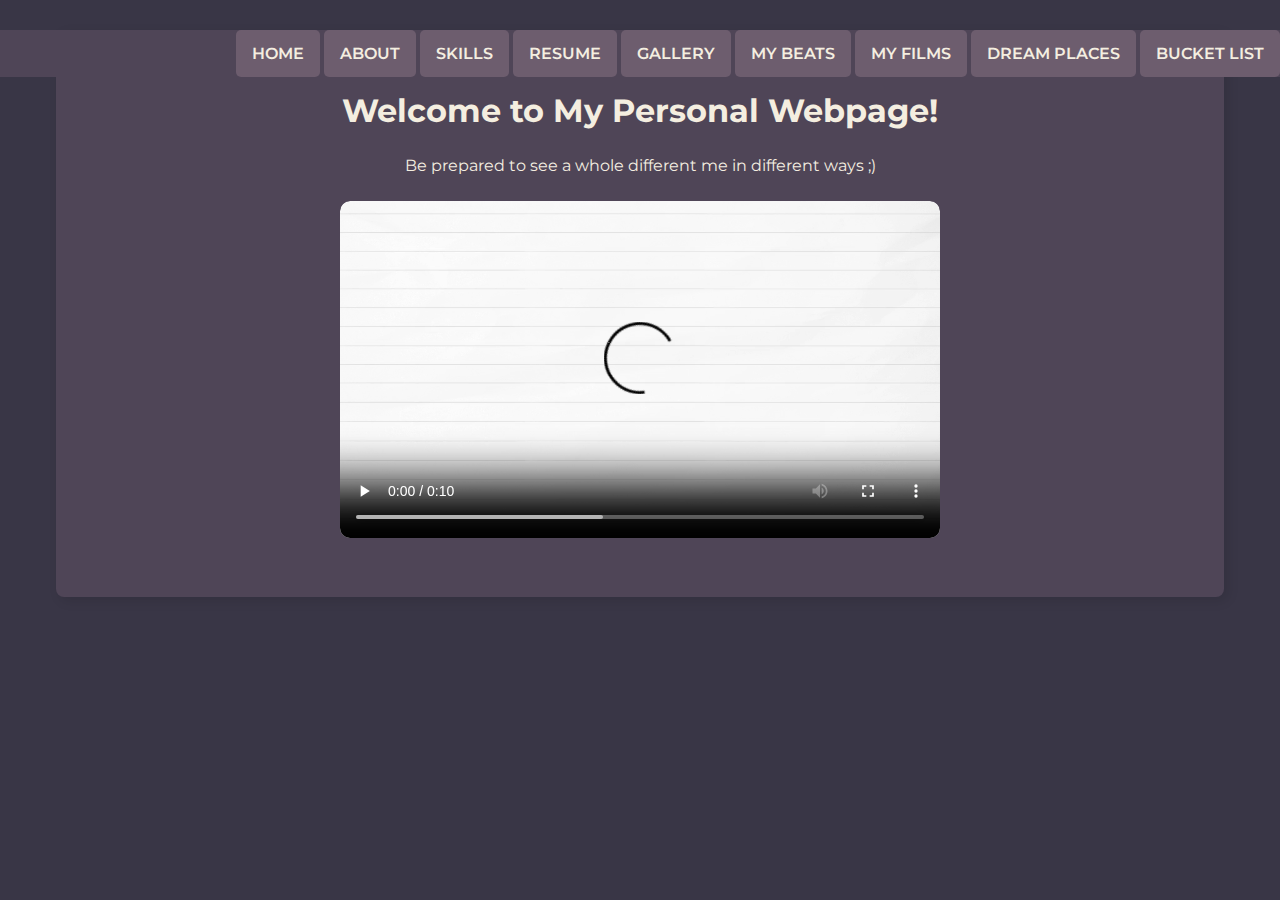
<file: index.html>
<!DOCTYPE html>
<html lang="en">
<head>
    <meta charset="UTF-8">
    <meta name="viewport" content="width=device-width, initial-scale=1">
    <title>Arksean Dale Pabatao</title>
    <link rel="stylesheet" href="https://www.w3schools.com/w3css/5/w3.css">
    <link rel="stylesheet" href="https://fonts.googleapis.com/css?family=Lato">
    <link rel="stylesheet" href="https://cdnjs.cloudflare.com/ajax/libs/font-awesome/4.7.0/css/font-awesome.min.css">
    <link rel="stylesheet" href="index.css">
    <link rel="stylesheet" href="https://fonts.googleapis.com/css?family=Montserrat:700">
    <style>
        body {font-family: "Montserrat", sans-serif;}
        .mySlides {display: none;}
    </style>
</head>
<body>
    <!-- Navbar -->
    <div class="w3-top">
        <div class="w3-bar w3-black w3-card">
            <a href="index.html" class="w3-bar-item w3-button w3-padding-large">HOME</a>
            <a href="aboutme.html" class="w3-bar-item w3-button w3-padding-large w3-hide-small">ABOUT</a>
            <a href="skills.html" class="w3-bar-item w3-button w3-padding-large w3-hide-small">SKILLS</a>
            <a href="resume.html" class="w3-bar-item w3-button w3-padding-large w3-hide-small">RESUME</a>
            <a href="gallery.html" class="w3-bar-item w3-button w3-padding-large w3-hide-small">GALLERY</a>          
            <a href="mybeats.html" class="w3-bar-item w3-button w3-padding-large w3-hide-small">MY BEATS</a>
            <a href="myfilms.html" class="w3-bar-item w3-button w3-padding-large w3-hide-small">MY FILMS</a>
            <a href="places.html" class="w3-bar-item w3-button w3-padding-large w3-hide-small">DREAM PLACES</a>
            <a href="bucketlist.html" class="w3-bar-item w3-button w3-padding-large w3-hide-small">BUCKET LIST</a>
        </div>
    </div>

    <!-- Landing Page -->
    <header class="w3-container w3-center w3-padding-64" id="home">
        <h1>Welcome to My Personal Webpage!</h1>
        <p style="text-align: center;"> Be prepared to see a whole different me in different ways ;)</p>
        <div class="video-container">
            <video controls>
                <source src="intro.mp4" type="video/mp4">
            </video>
        </div>
    </header>
</file>
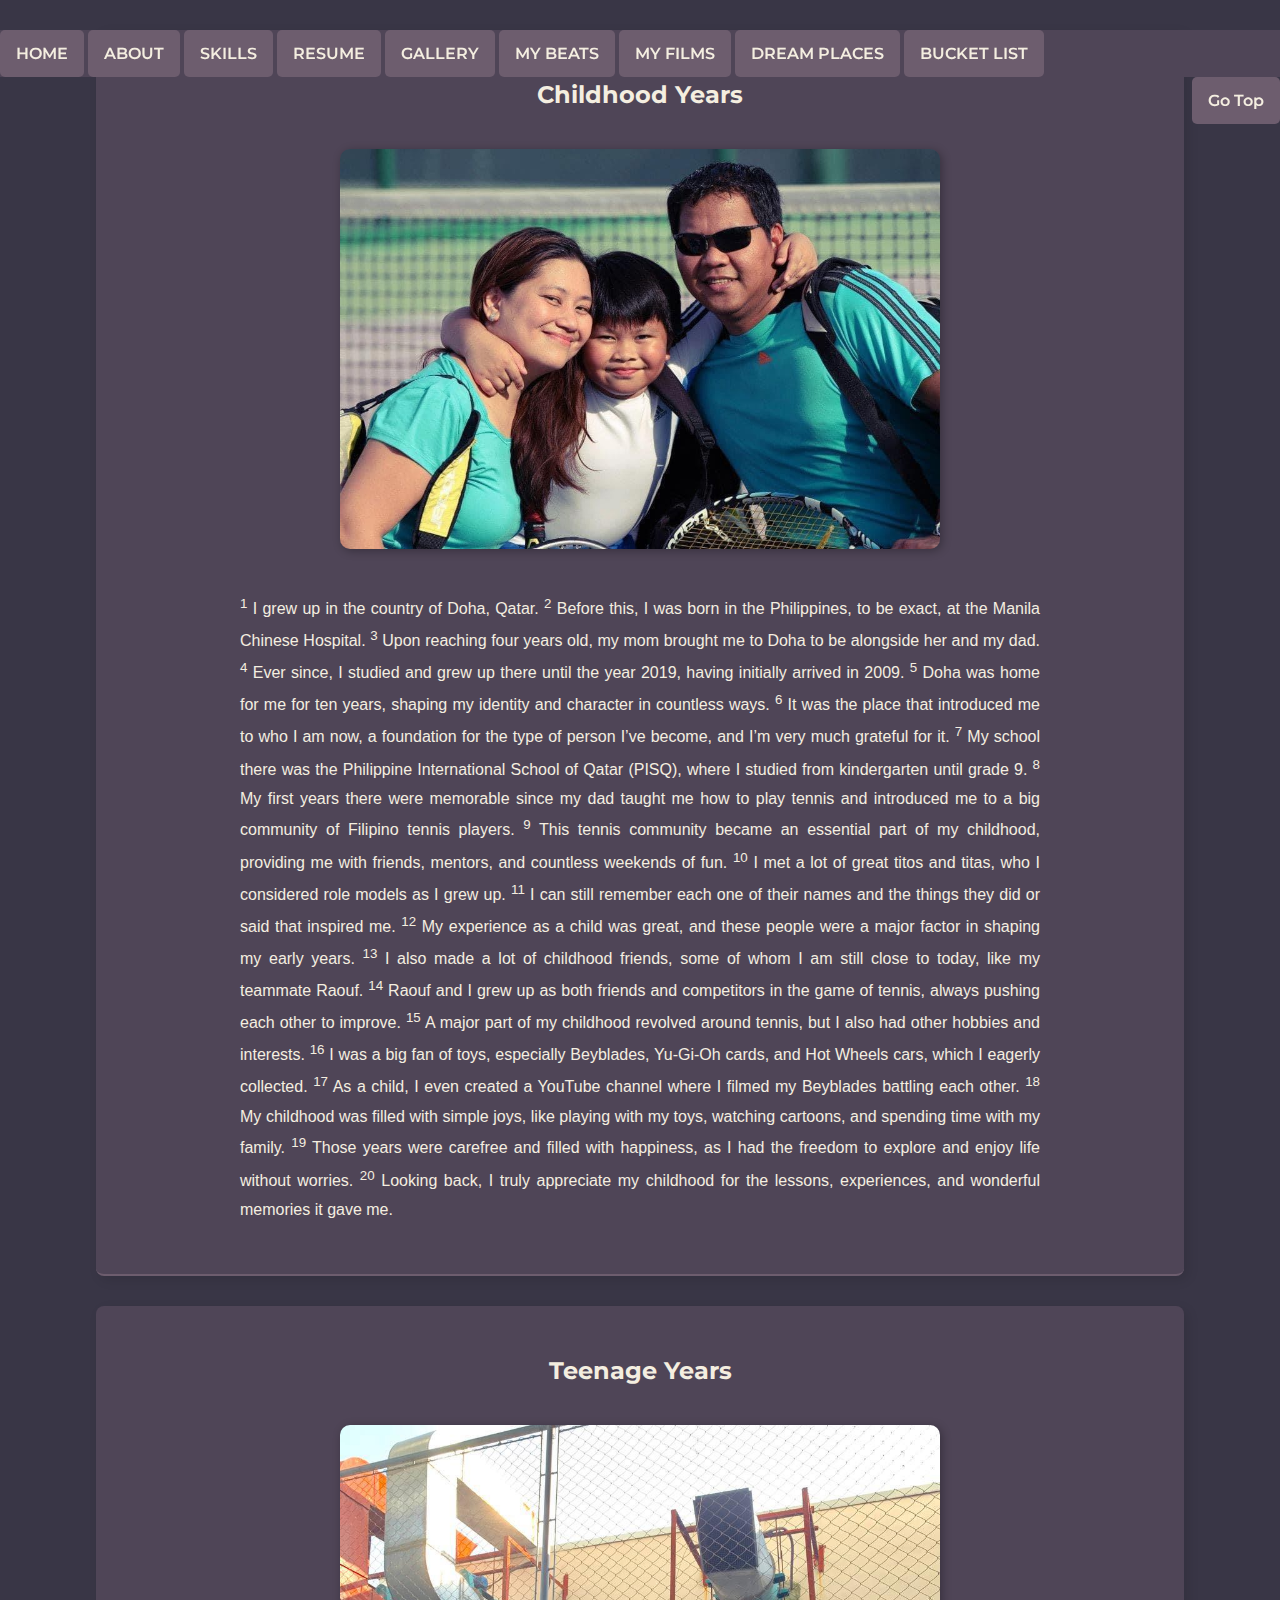
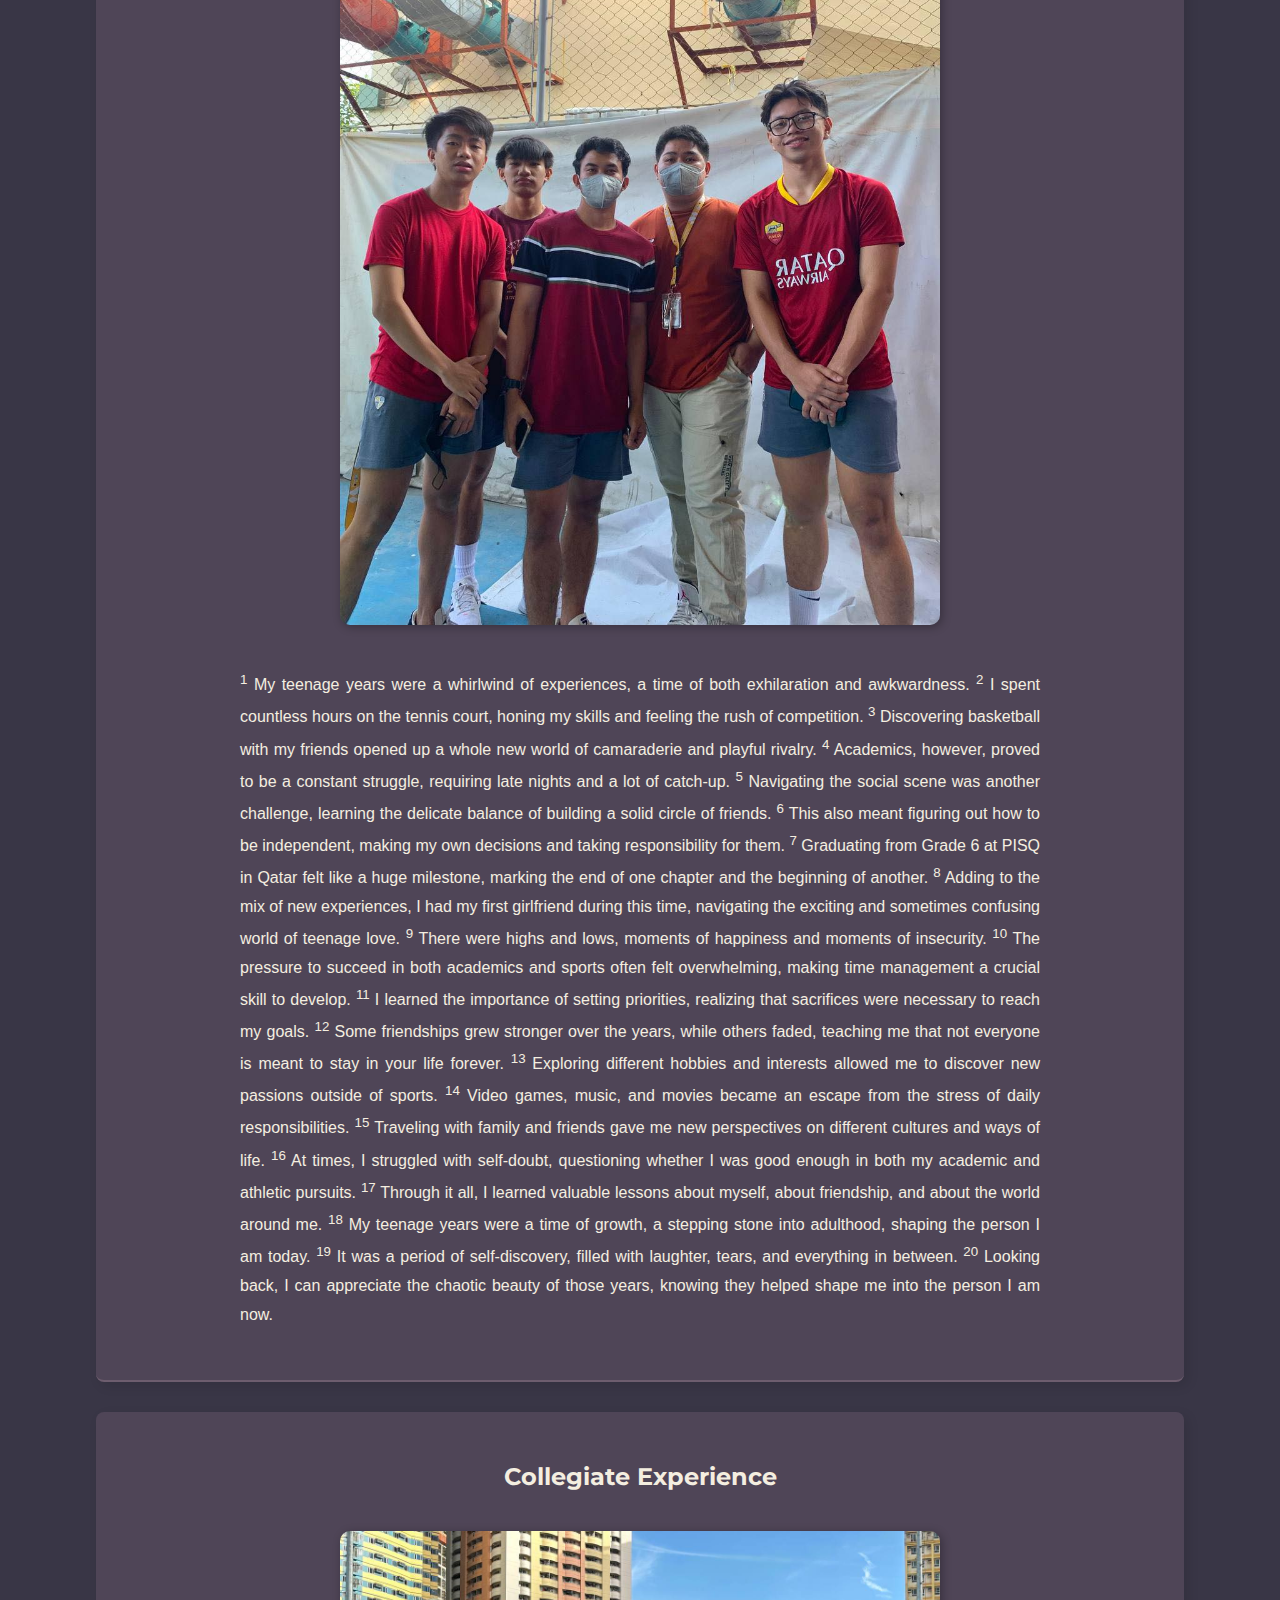
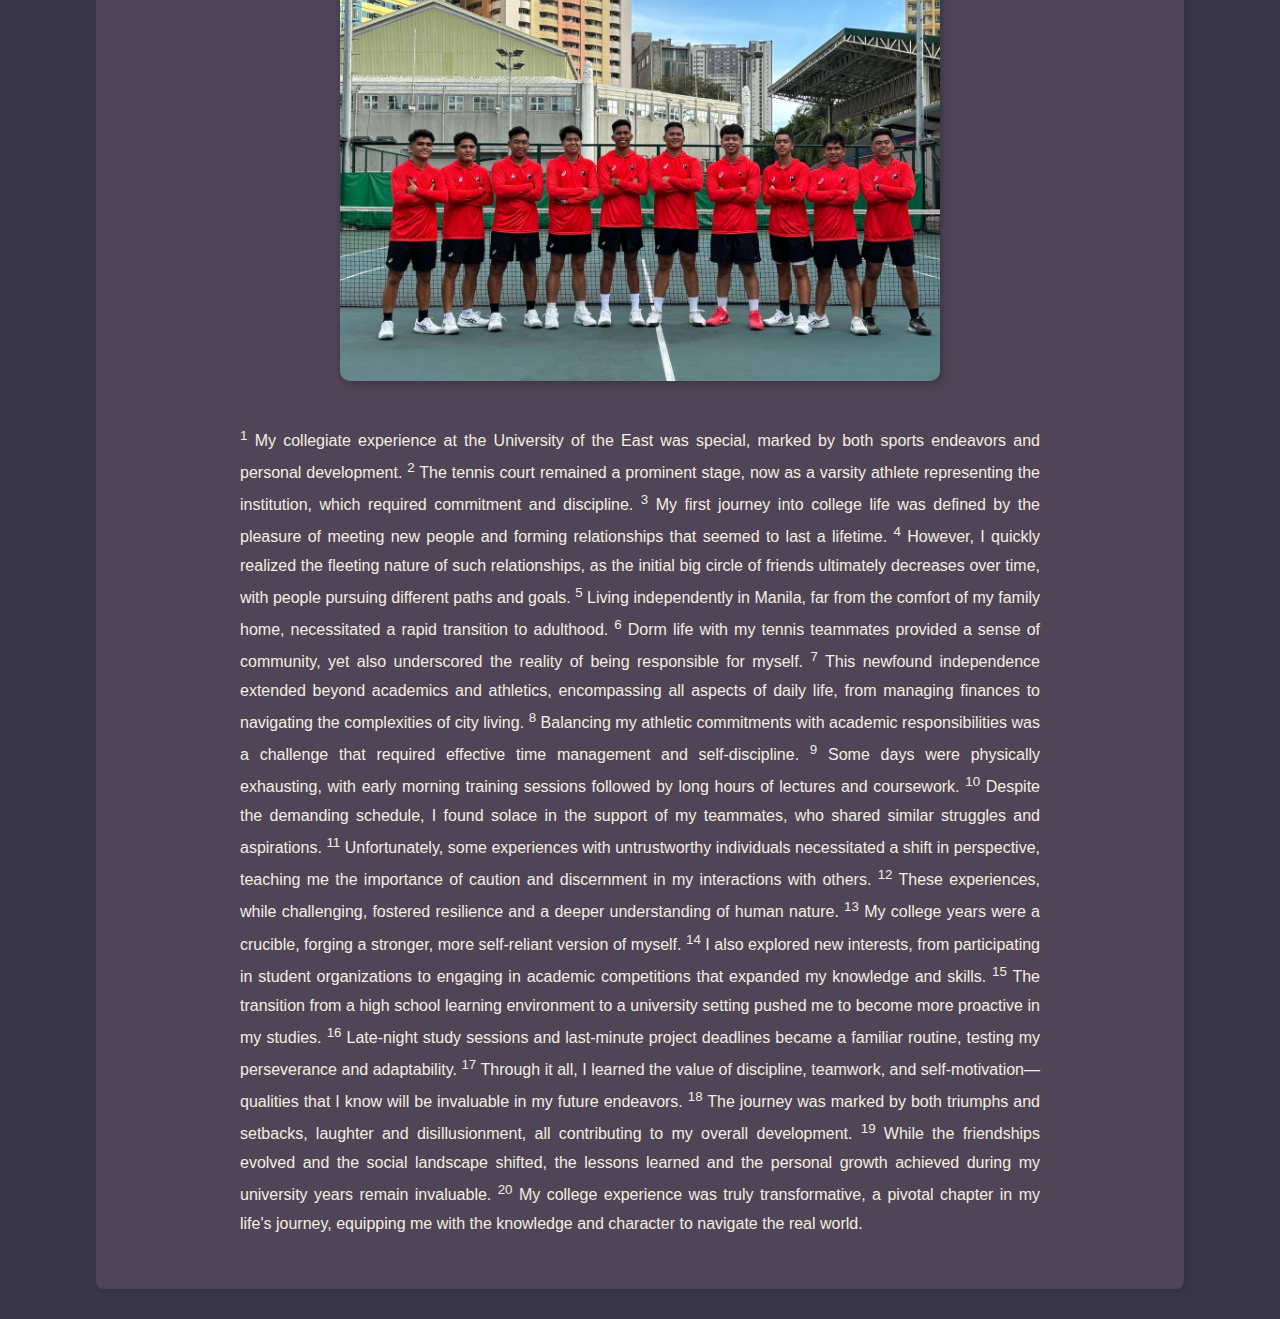
<file: aboutme.html>
<!DOCTYPE html>
<html lang="en">
<head>
    <meta charset="UTF-8">
    <meta name="viewport" content="width=device-width, initial-scale=1">
    <title>About Me - Arksean Dale Pabatao</title>
    
    <!-- External Stylesheets -->
    <link rel="stylesheet" href="https://www.w3schools.com/w3css/5/w3.css">
    <link rel="stylesheet" href="https://fonts.googleapis.com/css?family=Montserrat:700|Lato">
    <link rel="stylesheet" href="https://cdnjs.cloudflare.com/ajax/libs/font-awesome/4.7.0/css/font-awesome.min.css">
    <link rel="stylesheet" href="aboutme.css"> <!-- Custom CSS file -->

    <style>
        body {
            font-family: "Lato", sans-serif;
            background-color: #393646; /* Dark background */
            color: #F4EEE0; /* Light text */
            margin: 0;
            padding: 0;
        }

        /* Navbar Styling */
        .w3-bar .w3-right {
            float: right; 
        }

        /* Container */
        .container {
            max-width: 80%;
            margin: 100px auto;
            padding: 40px;
            background-color: #6D5D6E; /* Dark gray */
            border-radius: 10px;
            box-shadow: 4px 4px 12px rgba(0, 0, 0, 0.3);
        }

        /* Section Styling */
        .section {
            padding: 30px 0;
            border-bottom: 2px solid #6D5D6E;
            text-align: center;
        }

        .section:last-child {
            border-bottom: none;
        }

        /* Header Styling */
        h1, h2 {
            color: #FF4500; /* Matches index.html and resume.html */
            text-align: center;
            font-weight: bold;
        }

        /* Paragraph Styling */
        p {
            font-size: 18px;
            line-height: 1.8;
            text-align: justify;
            margin: 20px auto;
            max-width: 85%;
        }

        /* Image Styling */
        .image-container {
            text-align: center;
            margin: 20px 0;
        }

        .image-container img {
            width: 100%;
            max-width: 600px;
            height: auto;
            border-radius: 10px;
            box-shadow: 2px 2px 10px rgba(0, 0, 0, 0.3);
        }

        /* Button Styling */
        .contact-btn {
            display: inline-block;
            margin: 10px;
            padding: 12px 20px;
            background-color: #FF4500; /* Same header color */
            color: #FFF;
            font-size: 16px;
            font-weight: bold;
            text-decoration: none;
            border-radius: 5px;
            transition: 0.3s;
        }

        .contact-btn:hover {
            background-color: #F4EEE0;
            color: #2C2C2C;
        }

        /* Responsive Design */
        @media (max-width: 768px) {
            .container {
                max-width: 95%;
                padding: 20px;
            }

            .image-container img {
                max-width: 100%;
            }
        }
    </style>
</head>
<body>

    <!-- Navbar -->
    <div class="w3-top">
        <div class="w3-bar w3-black w3-card">
            <a href="index.html" class="w3-bar-item w3-button w3-padding-large">HOME</a>
            <a href="aboutme.html" class="w3-bar-item w3-button w3-padding-large w3-hide-small">ABOUT</a>
            <a href="skills.html" class="w3-bar-item w3-button w3-padding-large w3-hide-small">SKILLS</a>
            <a href="resume.html" class="w3-bar-item w3-button w3-padding-large w3-hide-small">RESUME</a>
            <a href="gallery.html" class="w3-bar-item w3-button w3-padding-large w3-hide-small">GALLERY</a>          
            <a href="mybeats.html" class="w3-bar-item w3-button w3-padding-large w3-hide-small">MY BEATS</a>
            <a href="myfilms.html" class="w3-bar-item w3-button w3-padding-large w3-hide-small">MY FILMS</a>
            <a href="places.html" class="w3-bar-item w3-button w3-padding-large w3-hide-small">DREAM PLACES</a>
            <a href="bucketlist.html" class="w3-bar-item w3-button w3-padding-large w3-hide-small">BUCKET LIST</a>
            <div class="w3-dropdown-hover w3-hide-small">
                <div class="w3-dropdown-content w3-bar-block w3-card-4">
                </div>
            </div>

            <!-- "Go Top" Button (Aligned Right) -->
            <a href="#" id="goTop" class="w3-bar-item w3-button w3-padding-large w3-right">Go Top</a>
        </div>
    </div>

    <!-- About Me Section -->

        <!-- Childhood Section -->
        <div class="section">
            <h2>Childhood Years</h2>
            <div class="image-container">
                <a href="childhood1.jpg"><img src="childhood1.jpg" alt="Childhood Memories"></a>
            </div>
            <p>
                <p>
                    <p>
                        <sup>1</sup> I grew up in the country of Doha, Qatar.  
                        <sup>2</sup> Before this, I was born in the Philippines, to be exact, at the Manila Chinese Hospital.  
                        <sup>3</sup> Upon reaching four years old, my mom brought me to Doha to be alongside her and my dad.  
                        <sup>4</sup> Ever since, I studied and grew up there until the year 2019, having initially arrived in 2009.  
                        <sup>5</sup> Doha was home for me for ten years, shaping my identity and character in countless ways.  
                        <sup>6</sup> It was the place that introduced me to who I am now, a foundation for the type of person I’ve become, and I’m very much grateful for it.  
                        <sup>7</sup> My school there was the Philippine International School of Qatar (PISQ), where I studied from kindergarten until grade 9.  
                        <sup>8</sup> My first years there were memorable since my dad taught me how to play tennis and introduced me to a big community of Filipino tennis players.  
                        <sup>9</sup> This tennis community became an essential part of my childhood, providing me with friends, mentors, and countless weekends of fun.  
                        <sup>10</sup> I met a lot of great titos and titas, who I considered role models as I grew up.  
                        <sup>11</sup> I can still remember each one of their names and the things they did or said that inspired me.  
                        <sup>12</sup> My experience as a child was great, and these people were a major factor in shaping my early years.  
                        <sup>13</sup> I also made a lot of childhood friends, some of whom I am still close to today, like my teammate Raouf.  
                        <sup>14</sup> Raouf and I grew up as both friends and competitors in the game of tennis, always pushing each other to improve.  
                        <sup>15</sup> A major part of my childhood revolved around tennis, but I also had other hobbies and interests.  
                        <sup>16</sup> I was a big fan of toys, especially Beyblades, Yu-Gi-Oh cards, and Hot Wheels cars, which I eagerly collected.  
                        <sup>17</sup> As a child, I even created a YouTube channel where I filmed my Beyblades battling each other.  
                        <sup>18</sup> My childhood was filled with simple joys, like playing with my toys, watching cartoons, and spending time with my family.  
                        <sup>19</sup> Those years were carefree and filled with happiness, as I had the freedom to explore and enjoy life without worries.  
                        <sup>20</sup> Looking back, I truly appreciate my childhood for the lessons, experiences, and wonderful memories it gave me.  
                    </p>
                    
                </p>
                </p>
        </div>

        <!-- Teenage Years Section -->
        <div class="section">
            <h2>Teenage Years</h2>
            <div class="image-container">
                <a href="teenage1.jpg"><img src="teenage1.jpg" alt="Teenage Years"></a>
            </div>
            <p>
                <p>
                    <p>
                        <sup>1</sup> My teenage years were a whirlwind of experiences, a time of both exhilaration and awkwardness.  
                        <sup>2</sup> I spent countless hours on the tennis court, honing my skills and feeling the rush of competition.  
                        <sup>3</sup> Discovering basketball with my friends opened up a whole new world of camaraderie and playful rivalry.  
                        <sup>4</sup> Academics, however, proved to be a constant struggle, requiring late nights and a lot of catch-up.  
                        <sup>5</sup> Navigating the social scene was another challenge, learning the delicate balance of building a solid circle of friends.  
                        <sup>6</sup> This also meant figuring out how to be independent, making my own decisions and taking responsibility for them.  
                        <sup>7</sup> Graduating from Grade 6 at PISQ in Qatar felt like a huge milestone, marking the end of one chapter and the beginning of another.  
                        <sup>8</sup> Adding to the mix of new experiences, I had my first girlfriend during this time, navigating the exciting and sometimes confusing world of teenage love.  
                        <sup>9</sup> There were highs and lows, moments of happiness and moments of insecurity.  
                        <sup>10</sup> The pressure to succeed in both academics and sports often felt overwhelming, making time management a crucial skill to develop.  
                        <sup>11</sup> I learned the importance of setting priorities, realizing that sacrifices were necessary to reach my goals.  
                        <sup>12</sup> Some friendships grew stronger over the years, while others faded, teaching me that not everyone is meant to stay in your life forever.  
                        <sup>13</sup> Exploring different hobbies and interests allowed me to discover new passions outside of sports.  
                        <sup>14</sup> Video games, music, and movies became an escape from the stress of daily responsibilities.  
                        <sup>15</sup> Traveling with family and friends gave me new perspectives on different cultures and ways of life.  
                        <sup>16</sup> At times, I struggled with self-doubt, questioning whether I was good enough in both my academic and athletic pursuits.  
                        <sup>17</sup> Through it all, I learned valuable lessons about myself, about friendship, and about the world around me.  
                        <sup>18</sup> My teenage years were a time of growth, a stepping stone into adulthood, shaping the person I am today.  
                        <sup>19</sup> It was a period of self-discovery, filled with laughter, tears, and everything in between.  
                        <sup>20</sup> Looking back, I can appreciate the chaotic beauty of those years, knowing they helped shape me into the person I am now.  
                    </p>
                    
                </p>
                </p>
            </p>
        </div>

        <!-- College Experience Section -->
        <div class="section">
            <h2>Collegiate Experience</h2>
            <div class="image-container">
                <a href="college1.jpg"><img src="college1.jpg" alt="College Life"></a>
            </div>
            <p>
                <p>
                    <sup>1</sup> My collegiate experience at the University of the East was special, marked by both sports endeavors and personal development.  
                    <sup>2</sup> The tennis court remained a prominent stage, now as a varsity athlete representing the institution, which required commitment and discipline.  
                    <sup>3</sup> My first journey into college life was defined by the pleasure of meeting new people and forming relationships that seemed to last a lifetime.  
                    <sup>4</sup> However, I quickly realized the fleeting nature of such relationships, as the initial big circle of friends ultimately decreases over time, with people pursuing different paths and goals.  
                    <sup>5</sup> Living independently in Manila, far from the comfort of my family home, necessitated a rapid transition to adulthood.  
                    <sup>6</sup> Dorm life with my tennis teammates provided a sense of community, yet also underscored the reality of being responsible for myself.  
                    <sup>7</sup> This newfound independence extended beyond academics and athletics, encompassing all aspects of daily life, from managing finances to navigating the complexities of city living.  
                    <sup>8</sup> Balancing my athletic commitments with academic responsibilities was a challenge that required effective time management and self-discipline.  
                    <sup>9</sup> Some days were physically exhausting, with early morning training sessions followed by long hours of lectures and coursework.  
                    <sup>10</sup> Despite the demanding schedule, I found solace in the support of my teammates, who shared similar struggles and aspirations.  
                    <sup>11</sup> Unfortunately, some experiences with untrustworthy individuals necessitated a shift in perspective, teaching me the importance of caution and discernment in my interactions with others.  
                    <sup>12</sup> These experiences, while challenging, fostered resilience and a deeper understanding of human nature.  
                    <sup>13</sup> My college years were a crucible, forging a stronger, more self-reliant version of myself.  
                    <sup>14</sup> I also explored new interests, from participating in student organizations to engaging in academic competitions that expanded my knowledge and skills.  
                    <sup>15</sup> The transition from a high school learning environment to a university setting pushed me to become more proactive in my studies.  
                    <sup>16</sup> Late-night study sessions and last-minute project deadlines became a familiar routine, testing my perseverance and adaptability.  
                    <sup>17</sup> Through it all, I learned the value of discipline, teamwork, and self-motivation—qualities that I know will be invaluable in my future endeavors.  
                    <sup>18</sup> The journey was marked by both triumphs and setbacks, laughter and disillusionment, all contributing to my overall development.  
                    <sup>19</sup> While the friendships evolved and the social landscape shifted, the lessons learned and the personal growth achieved during my university years remain invaluable.  
                    <sup>20</sup> My college experience was truly transformative, a pivotal chapter in my life's journey, equipping me with the knowledge and character to navigate the real world.  
                </p>
                </p>
        </div>

    </div>


</body>
</html>
</file>
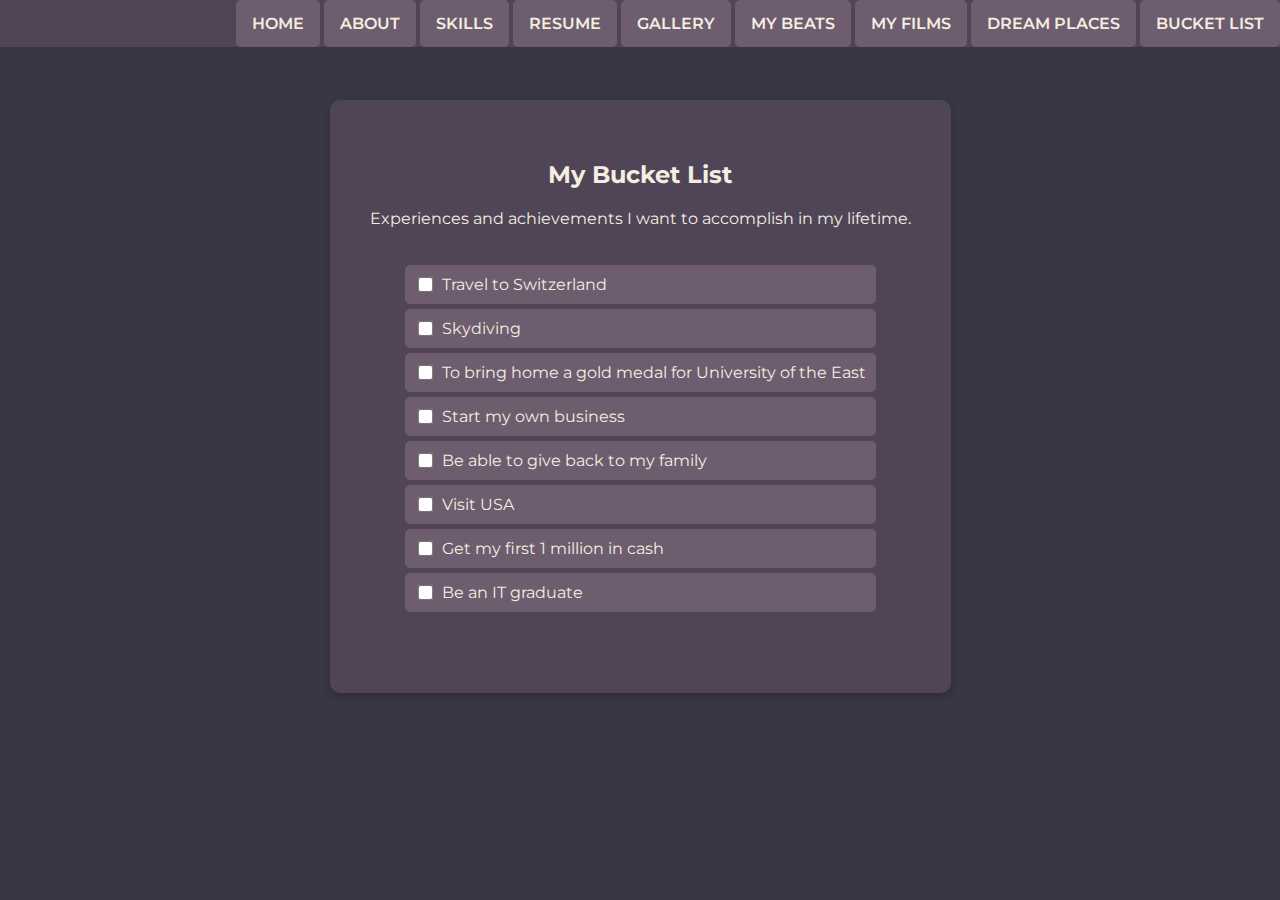
<file: bucketlist.html>
<!DOCTYPE html>
<html lang="en">
<head>
    <meta charset="UTF-8">
    <meta name="viewport" content="width=device-width, initial-scale=1">
    <title>Bucket List - Arksean Dale Pabatao</title>
    <link rel="stylesheet" href="https://www.w3schools.com/w3css/5/w3.css">
    <link rel="stylesheet" href="https://fonts.googleapis.com/css?family=Lato">
    <link rel="stylesheet" href="https://cdnjs.cloudflare.com/ajax/libs/font-awesome/4.7.0/css/font-awesome.min.css">
    <link rel="stylesheet" href="index.css">
    <link rel="stylesheet" href="https://fonts.googleapis.com/css?family=Montserrat:700">
    <style>
        body {
            font-family: "Montserrat", sans-serif;
            background-color: #393646;
            color: #F4EEE0;
            margin: 0;
            padding: 0;
            display: flex;
            flex-direction: column;
            align-items: center;
            height: 100vh;
        }
        .bucketlist-container {
            max-width: 800px;
            background: #4F4557;
            padding: 40px;
            border-radius: 10px;
            color: #F4EEE0;
            box-shadow: 0px 4px 8px rgba(0, 0, 0, 0.2);
            text-align: center;
            margin-top: 100px;
        }
        .bucketlist-section {
            margin-bottom: 20px;
        }
        h2 { color: #F4EEE0; }
        ul { list-style: none; padding: 0; display: inline-block; text-align: left; }
        li {
            background: #6D5D6E;
            padding: 10px;
            margin: 5px 0;
            border-radius: 5px;
            display: flex;
            align-items: center;
        }
        input[type="checkbox"] {
            margin-right: 10px;
            transform: scale(1.2);
        }
        .w3-top {
            position: fixed;
            width: 100%;
            z-index: 1000;
            text-align: right;
        }
        .w3-bar {
            background-color: #4F4557 !important;
        }
        .w3-bar a {
            color: #F4EEE0 !important;
            text-decoration: none;
            padding: 14px 16px;
            display: inline-block;
            transition: all 0.3s ease-in-out;
        }
        .w3-bar a:hover {
            background-color: #6D5D6E !important;
            color: #F4EEE0 !important;
        }
    </style>
</head>
<body>
    <div class="w3-top">
        <div class="w3-bar w3-black w3-card">
            <a href="index.html" class="w3-bar-item w3-button w3-padding-large">HOME</a>
            <a href="aboutme.html" class="w3-bar-item w3-button w3-padding-large w3-hide-small">ABOUT</a>
            <a href="skills.html" class="w3-bar-item w3-button w3-padding-large w3-hide-small">SKILLS</a>
            <a href="resume.html" class="w3-bar-item w3-button w3-padding-large w3-hide-small">RESUME</a>
            <a href="gallery.html" class="w3-bar-item w3-button w3-padding-large w3-hide-small">GALLERY</a>          
            <a href="mybeats.html" class="w3-bar-item w3-button w3-padding-large w3-hide-small">MY BEATS</a>
            <a href="myfilms.html" class="w3-bar-item w3-button w3-padding-large w3-hide-small">MY FILMS</a>
            <a href="places.html" class="w3-bar-item w3-button w3-padding-large w3-hide-small">DREAM PLACES</a>
            <a href="bucketlist.html" class="w3-bar-item w3-button w3-padding-large w3-hide-small">BUCKET LIST</a>
        </div>
    </div>
    
    <div class="bucketlist-container">
        <h2>My Bucket List</h2>
        <p>Experiences and achievements I want to accomplish in my lifetime.</p>
        <div class="bucketlist-section">
            <ul>
                <li><input type="checkbox"> Travel to Switzerland</li>
                <li><input type="checkbox"> Skydiving</li>
                <li><input type="checkbox"> To bring home a gold medal for University of the East </li>
                <li><input type="checkbox"> Start my own business</li>
                <li><input type="checkbox"> Be able to give back to my family</li>
                <li><input type="checkbox"> Visit USA</li>
                <li><input type="checkbox"> Get my first 1 million in cash</li>
                <li><input type="checkbox"> Be an IT graduate </li>
            </ul>
        </div>
    </div>
</body>
</html>
</file>
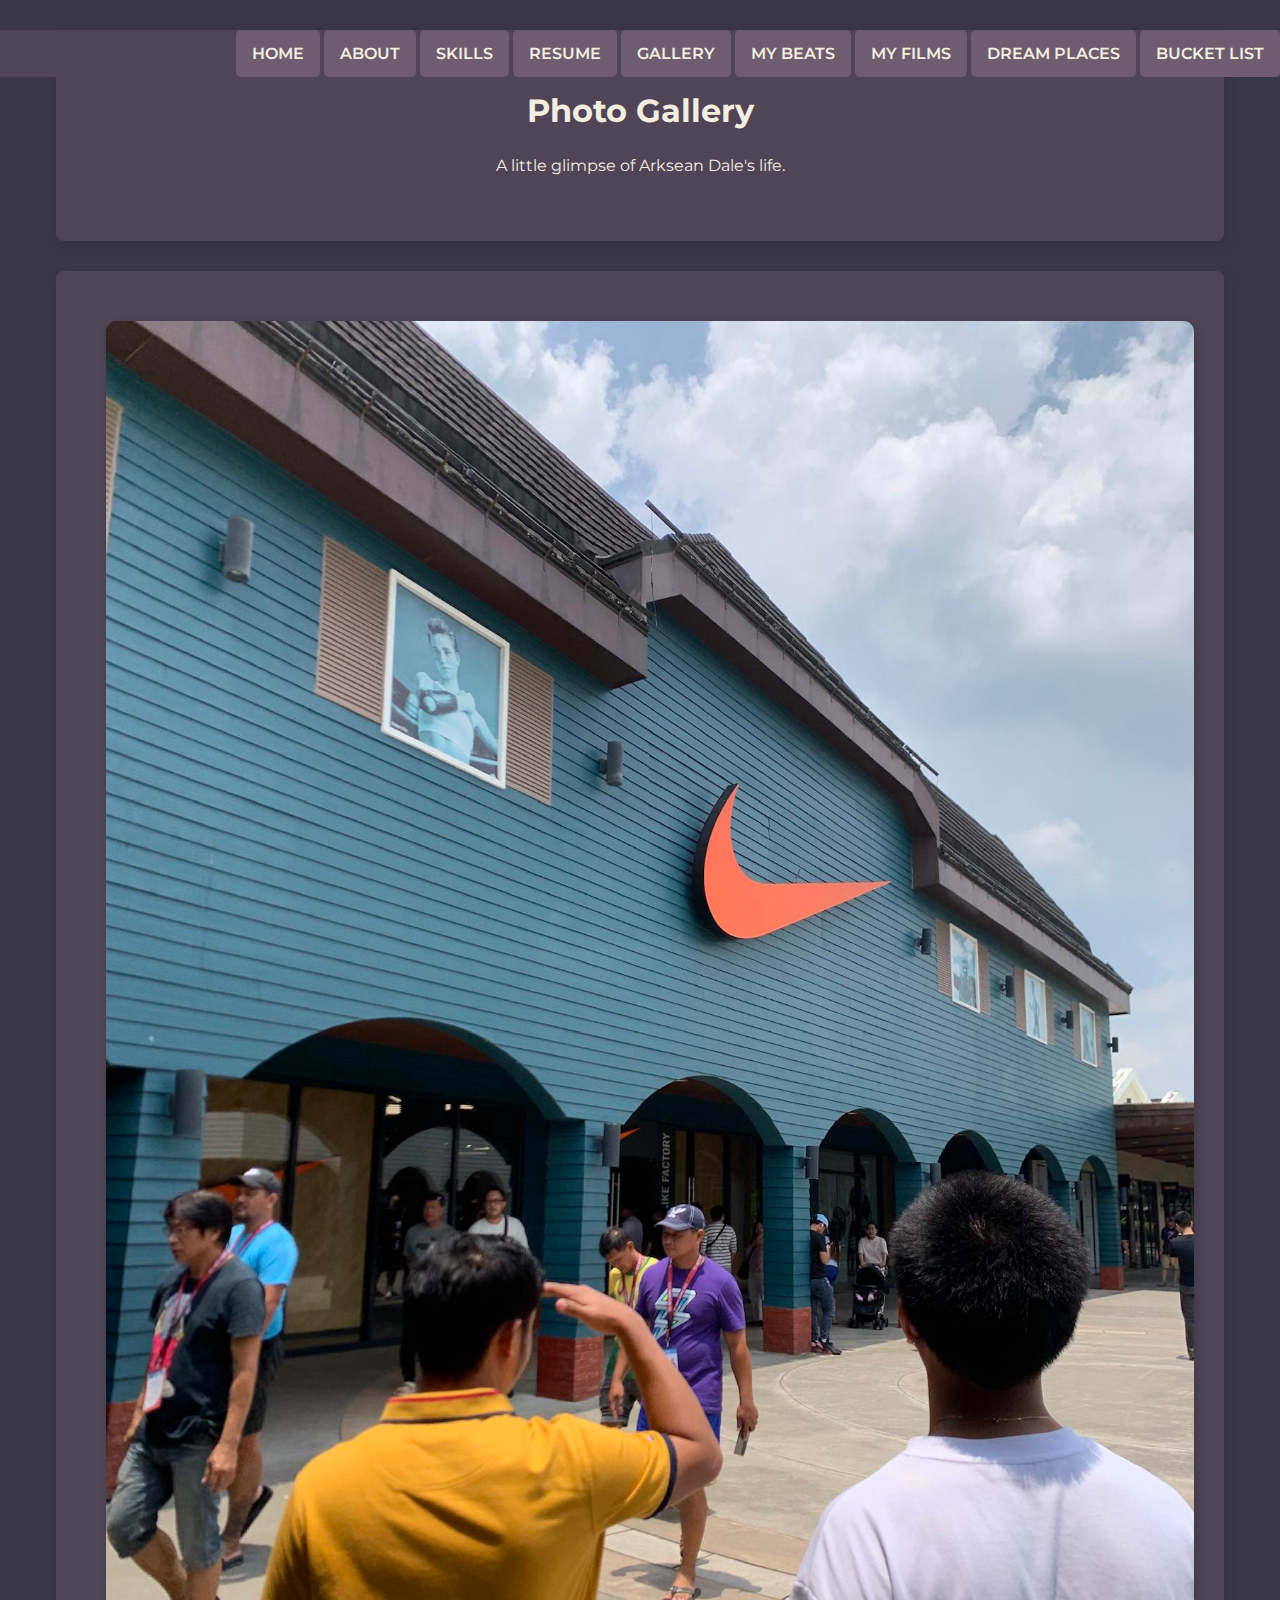
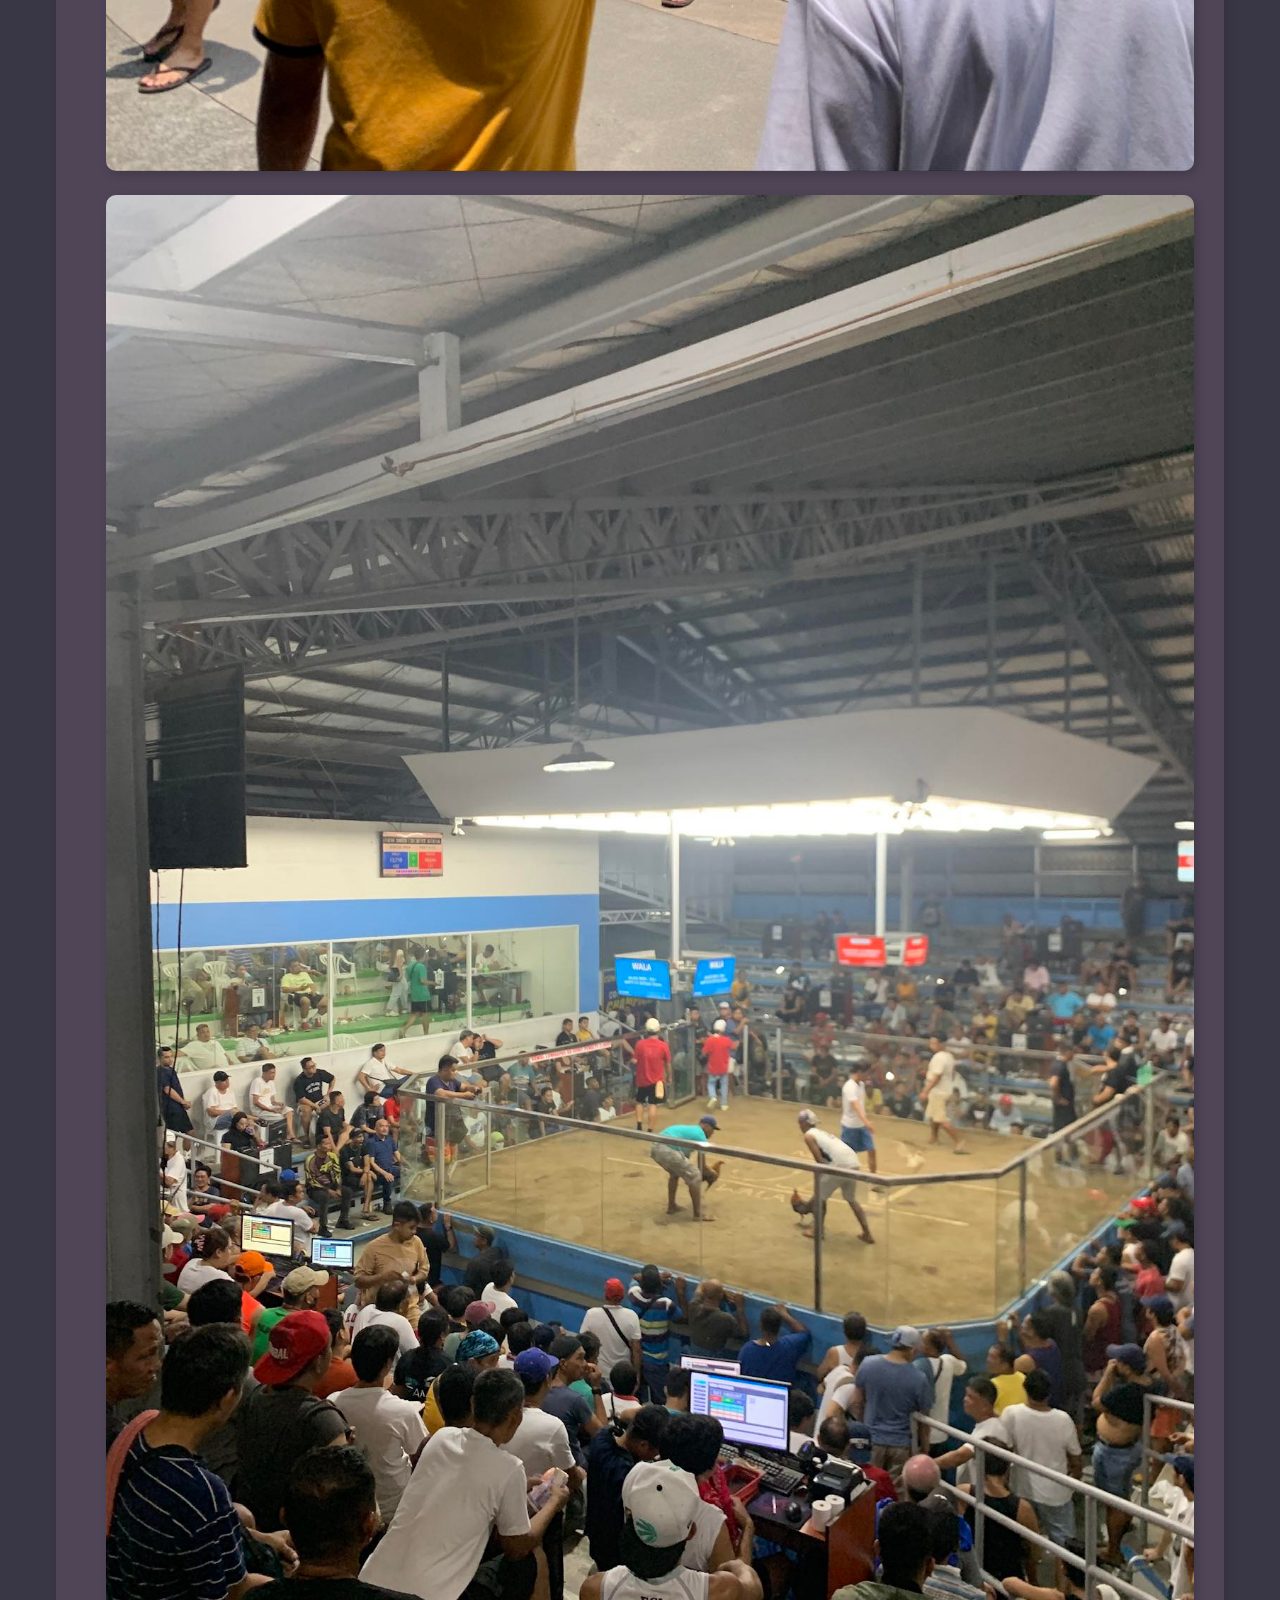
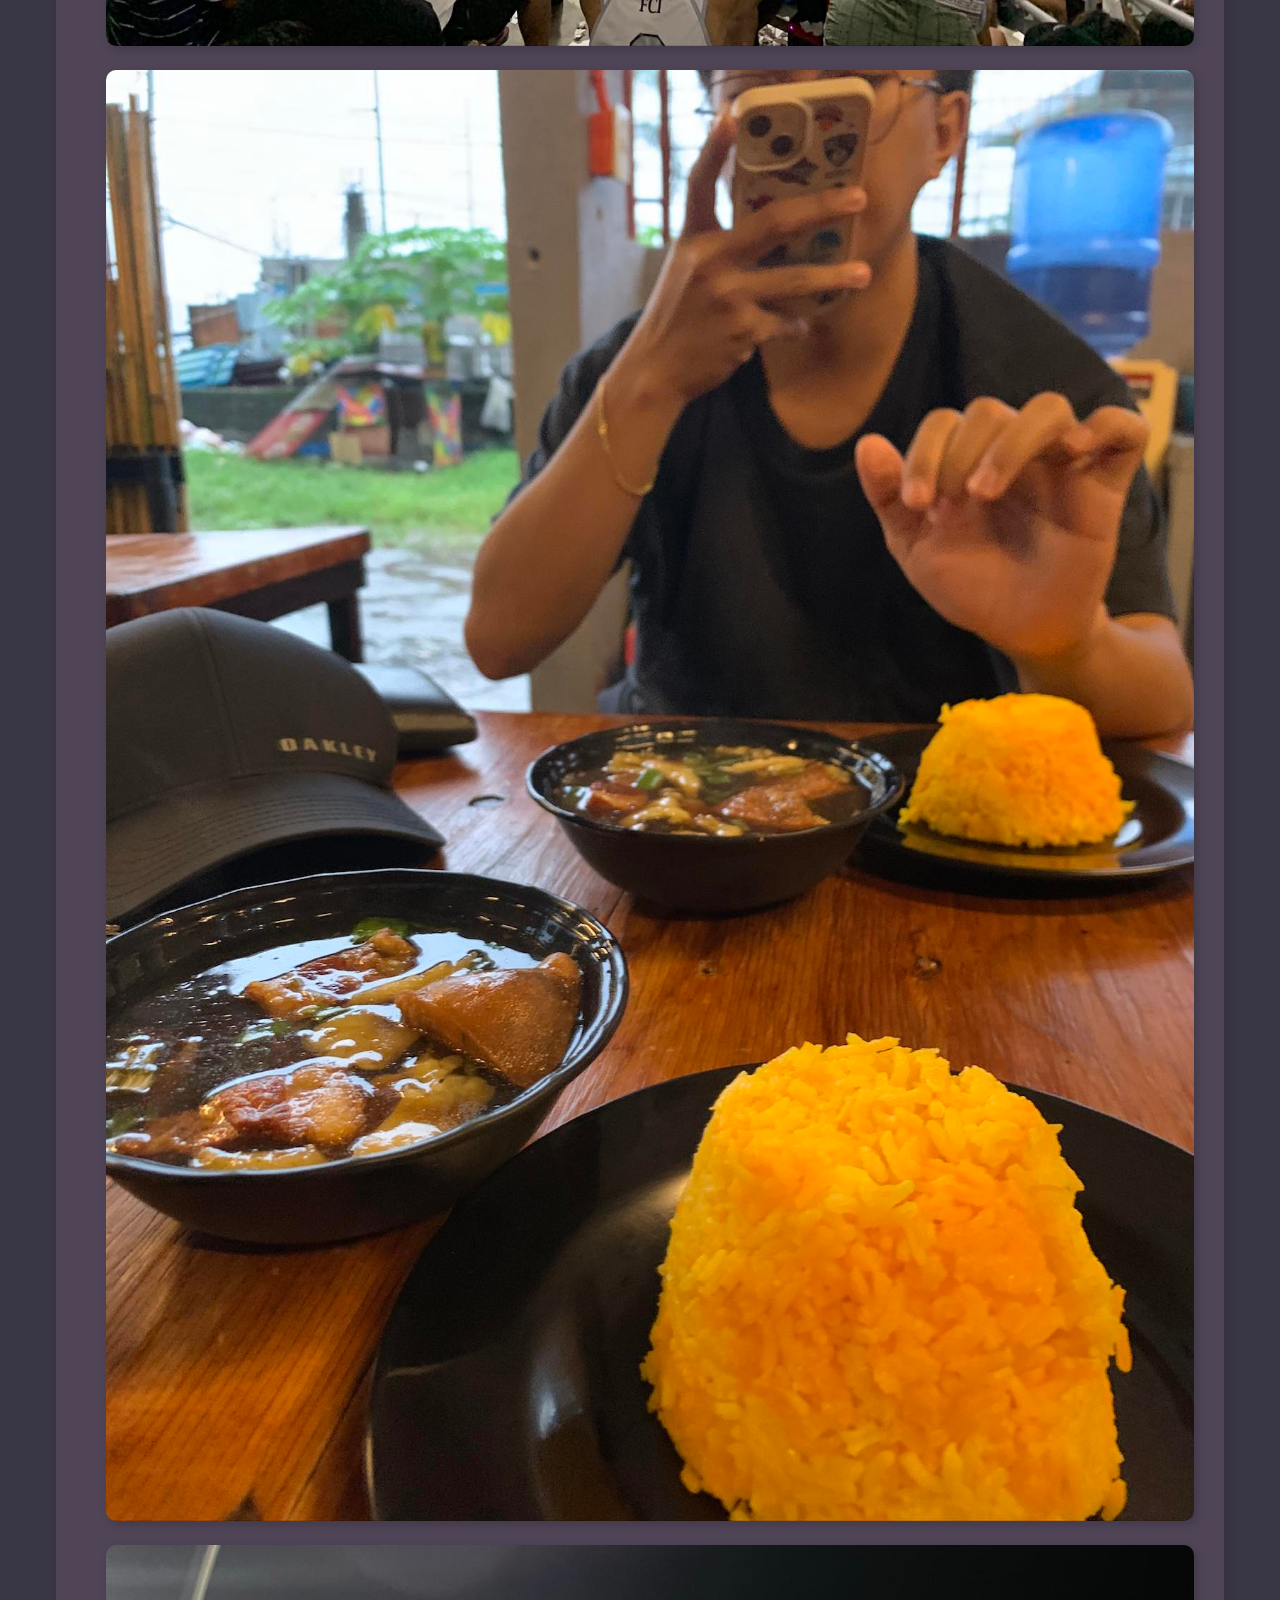
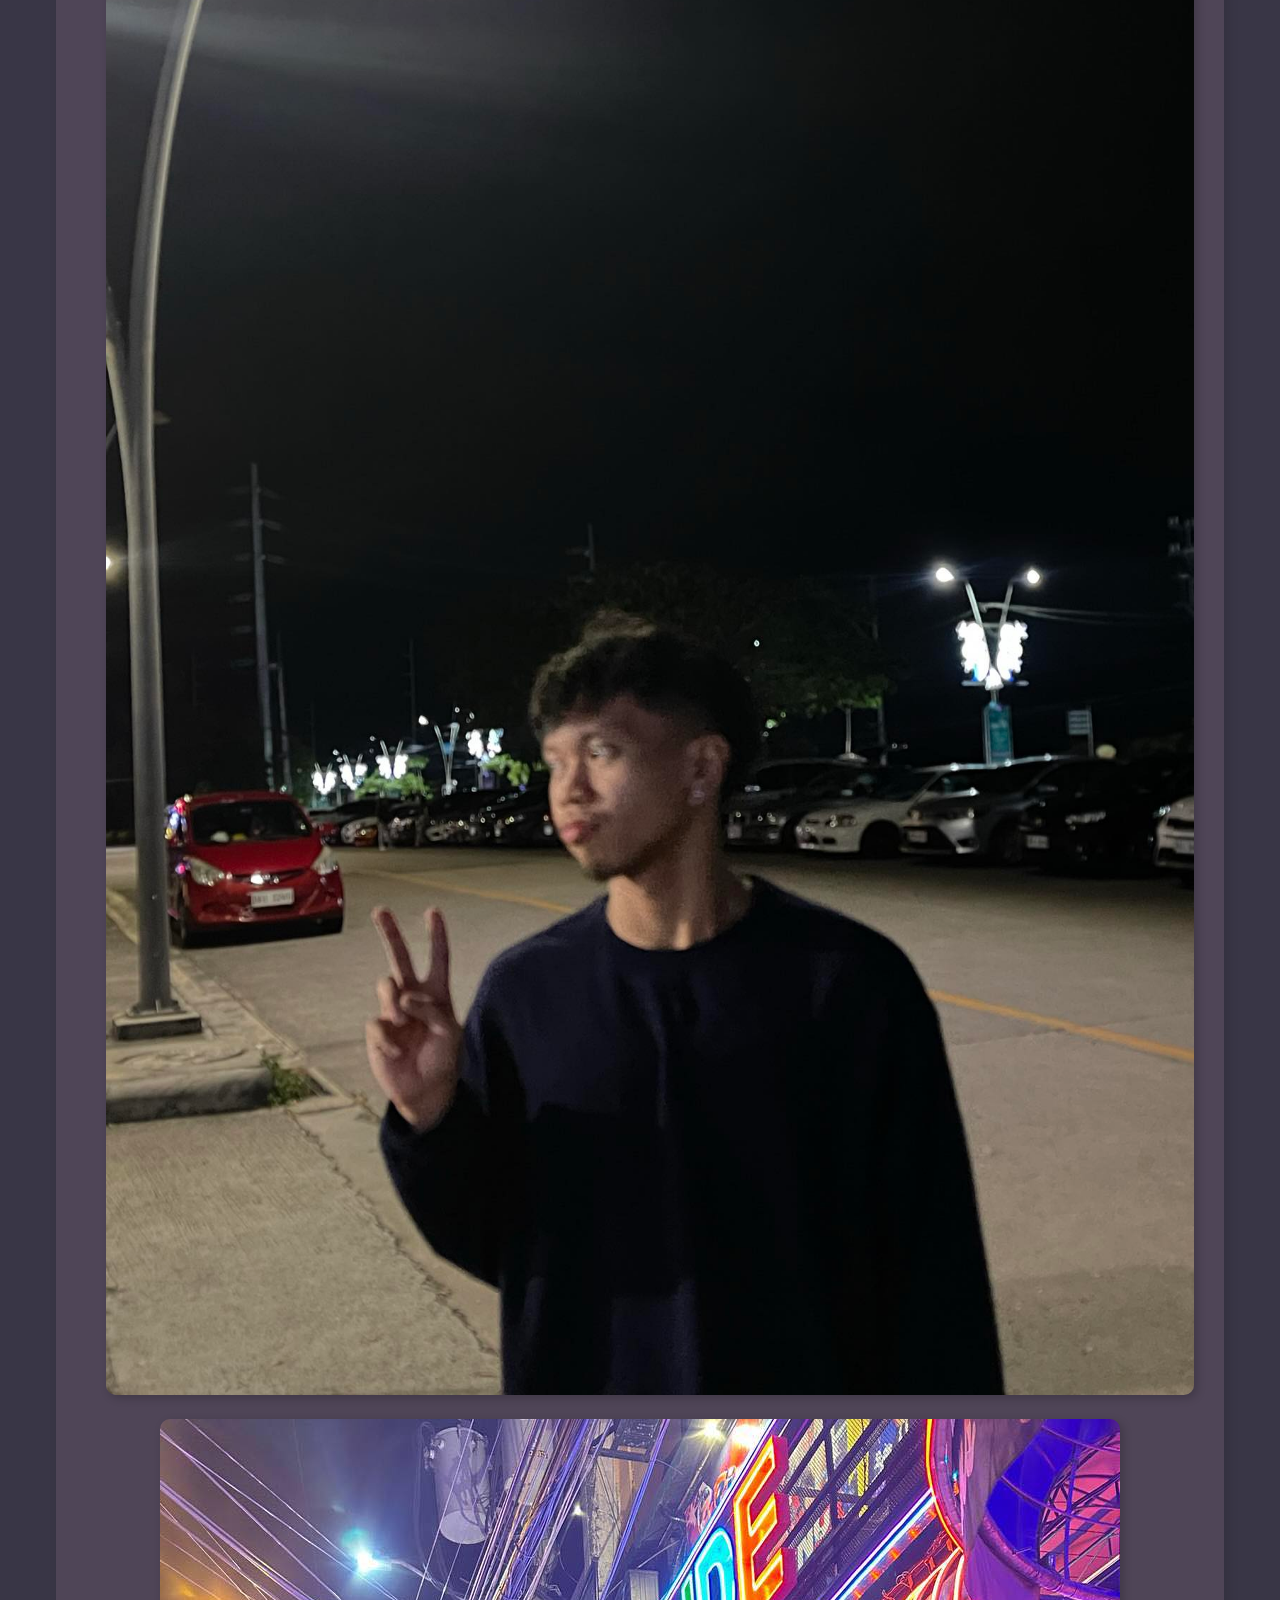
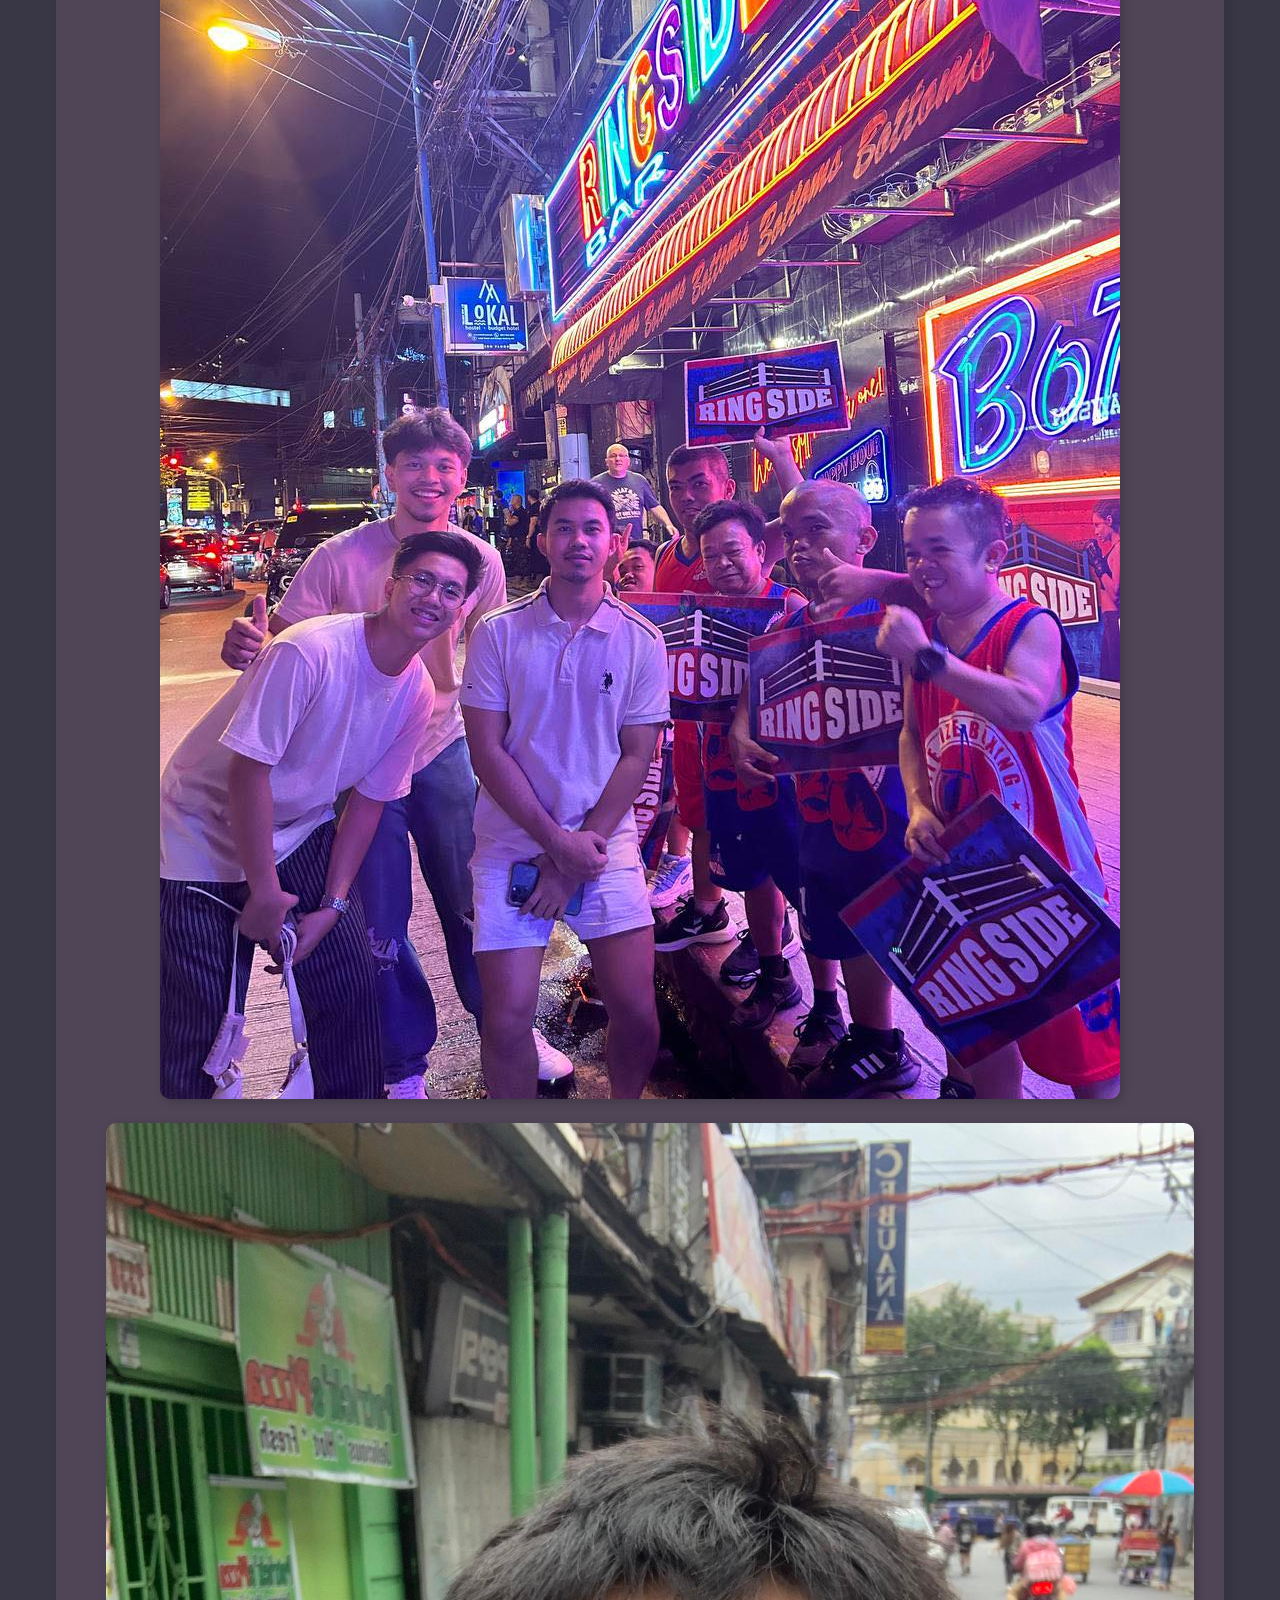
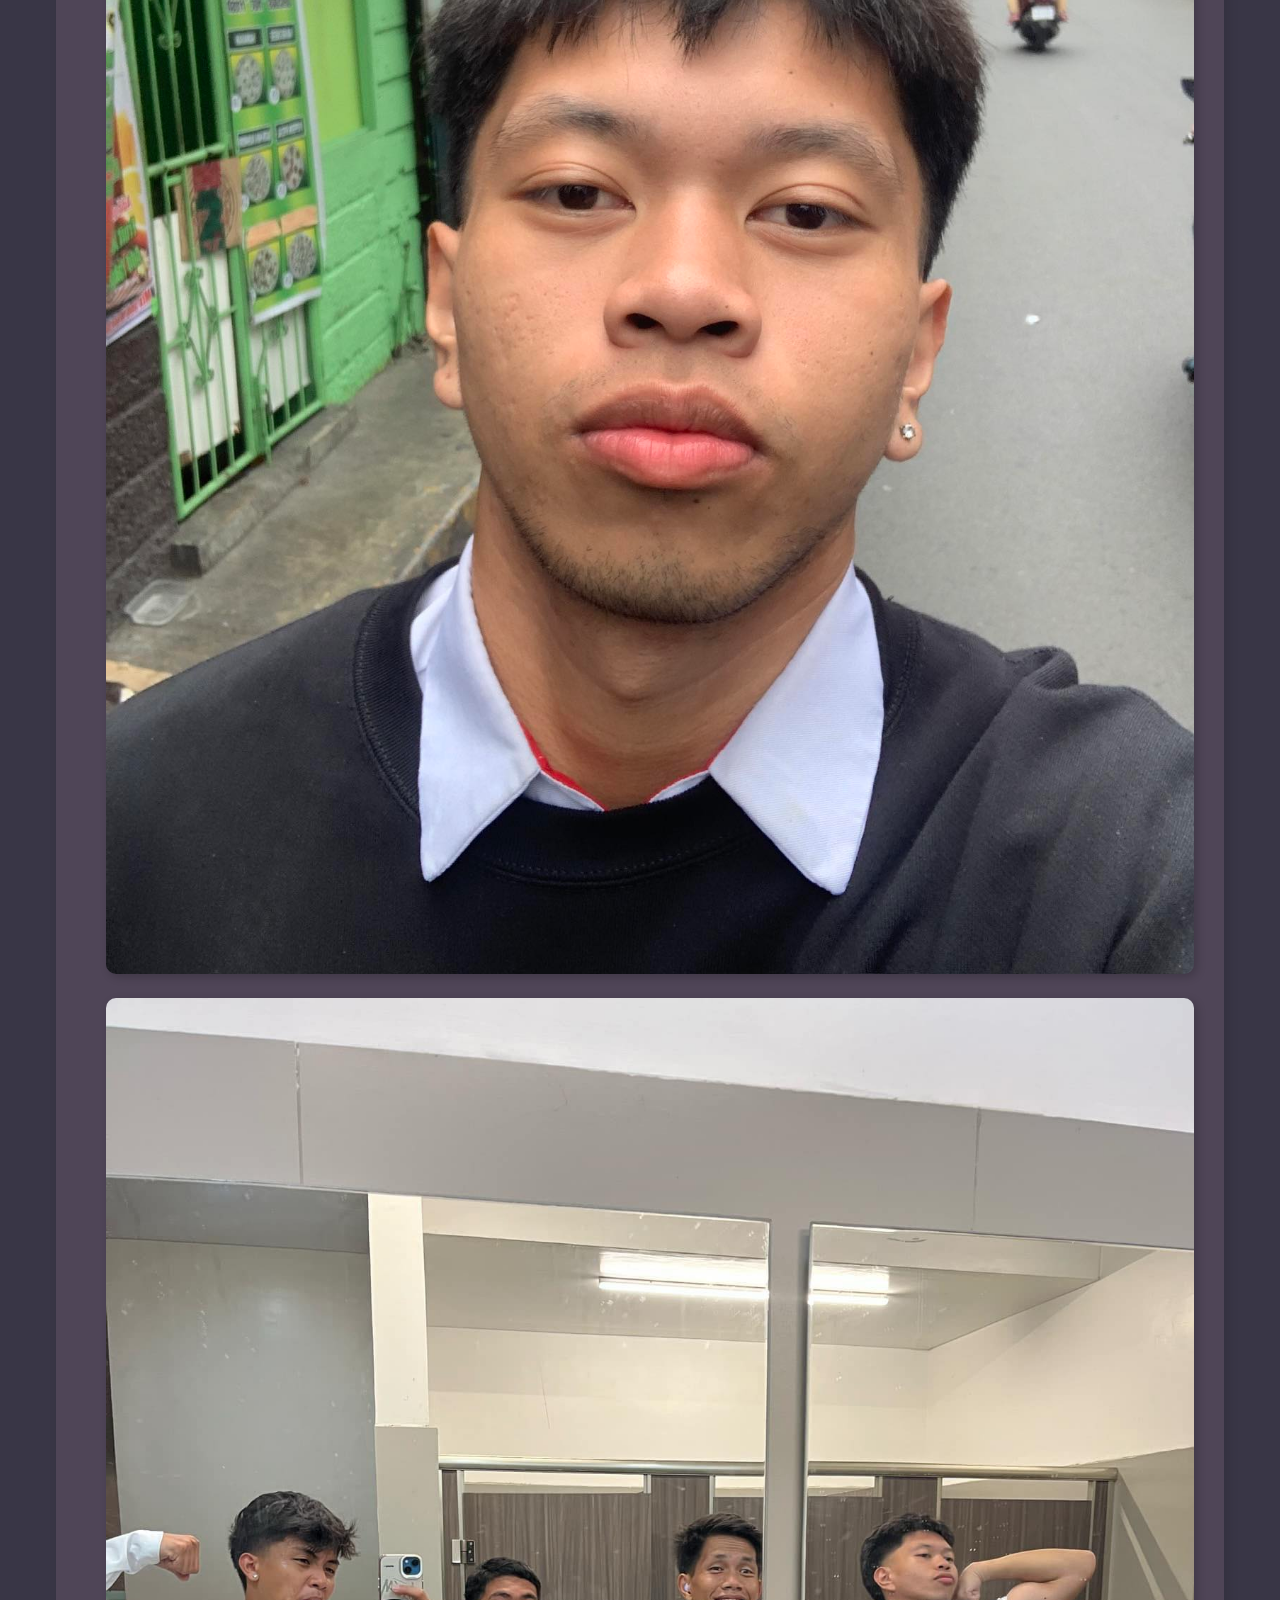
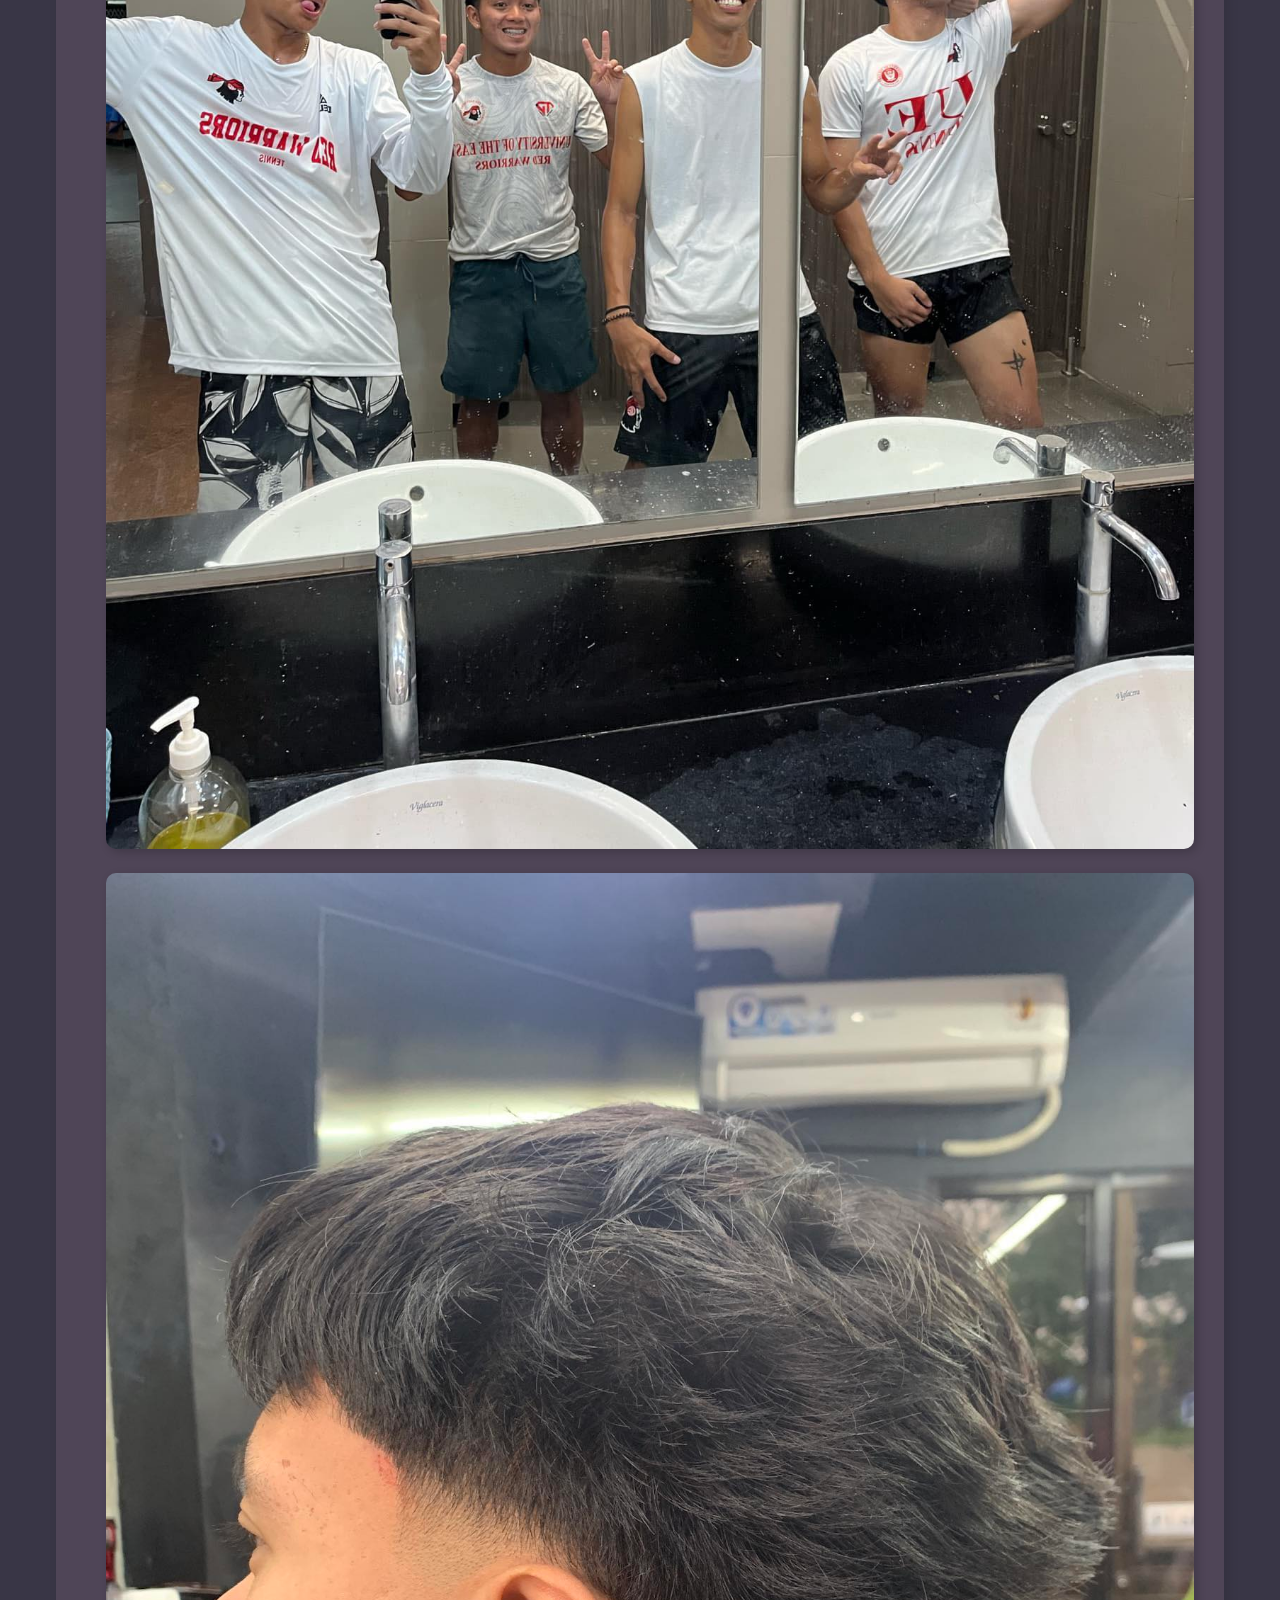
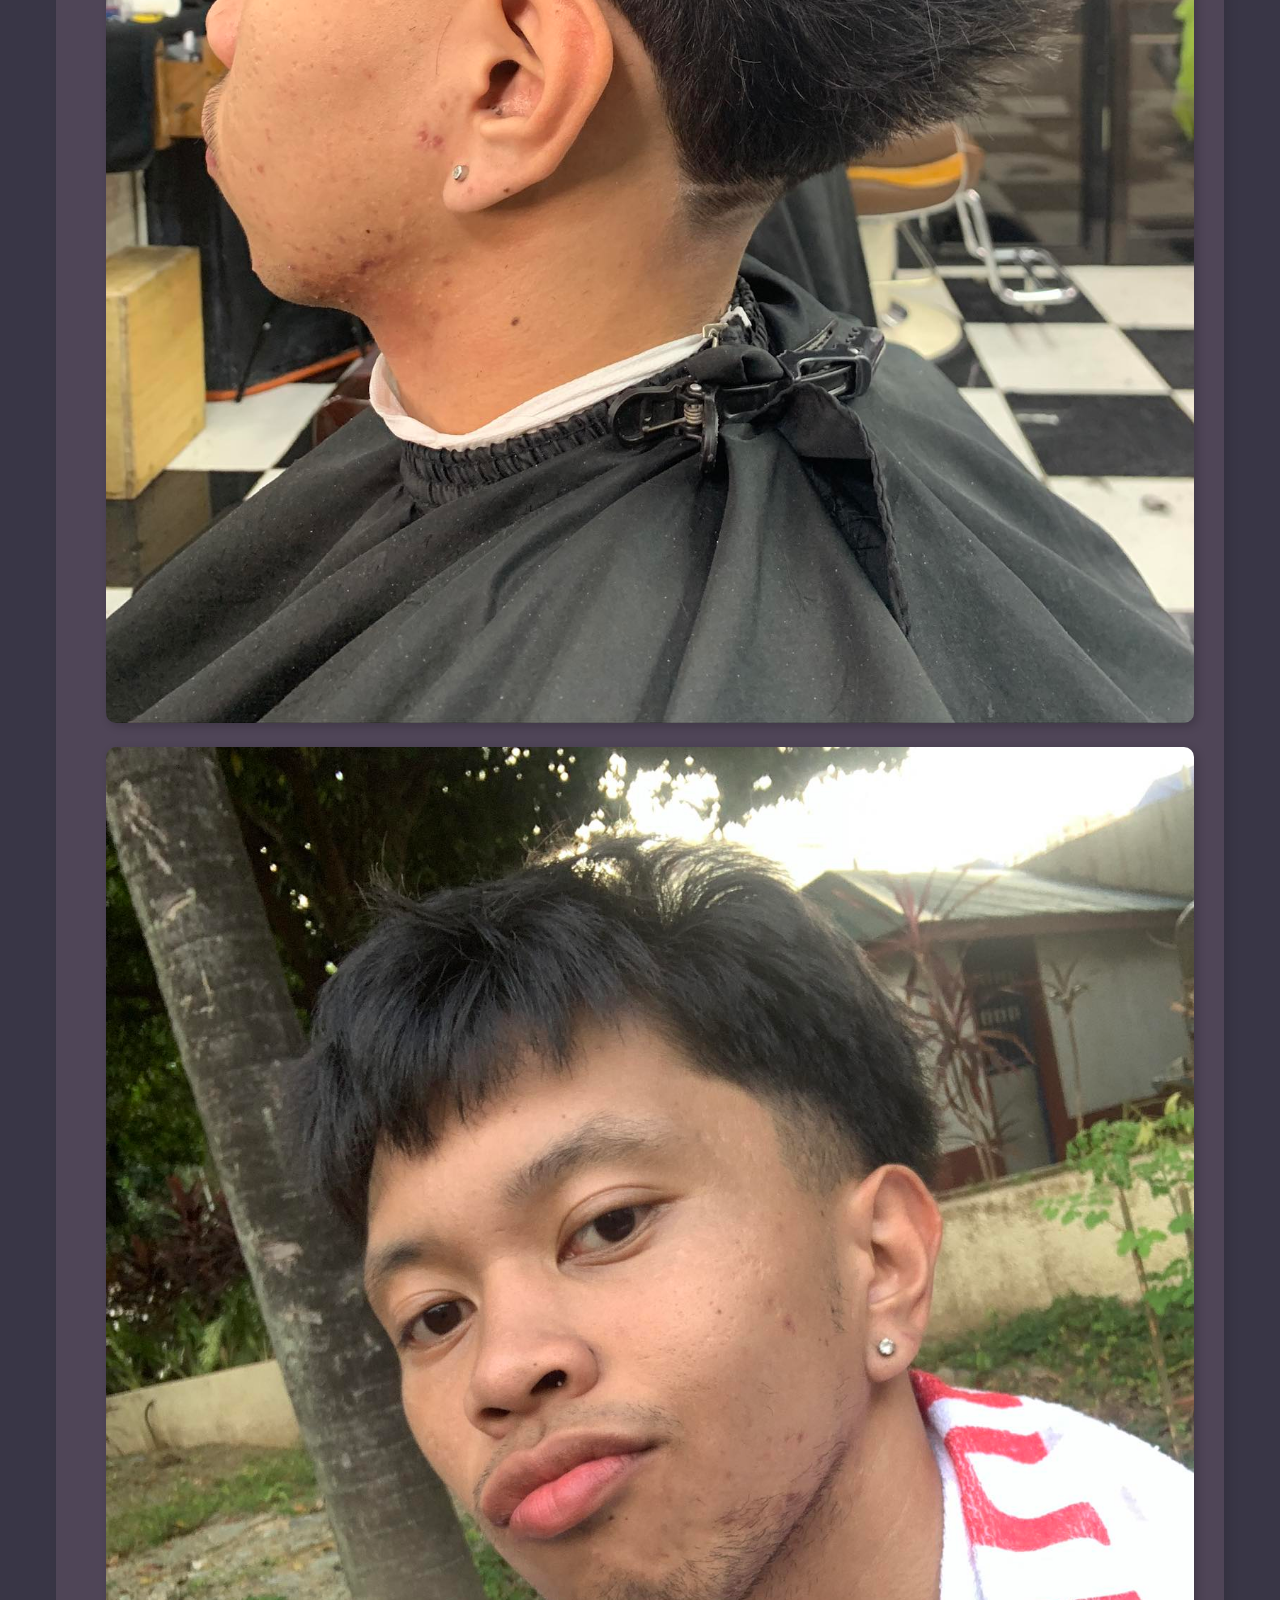
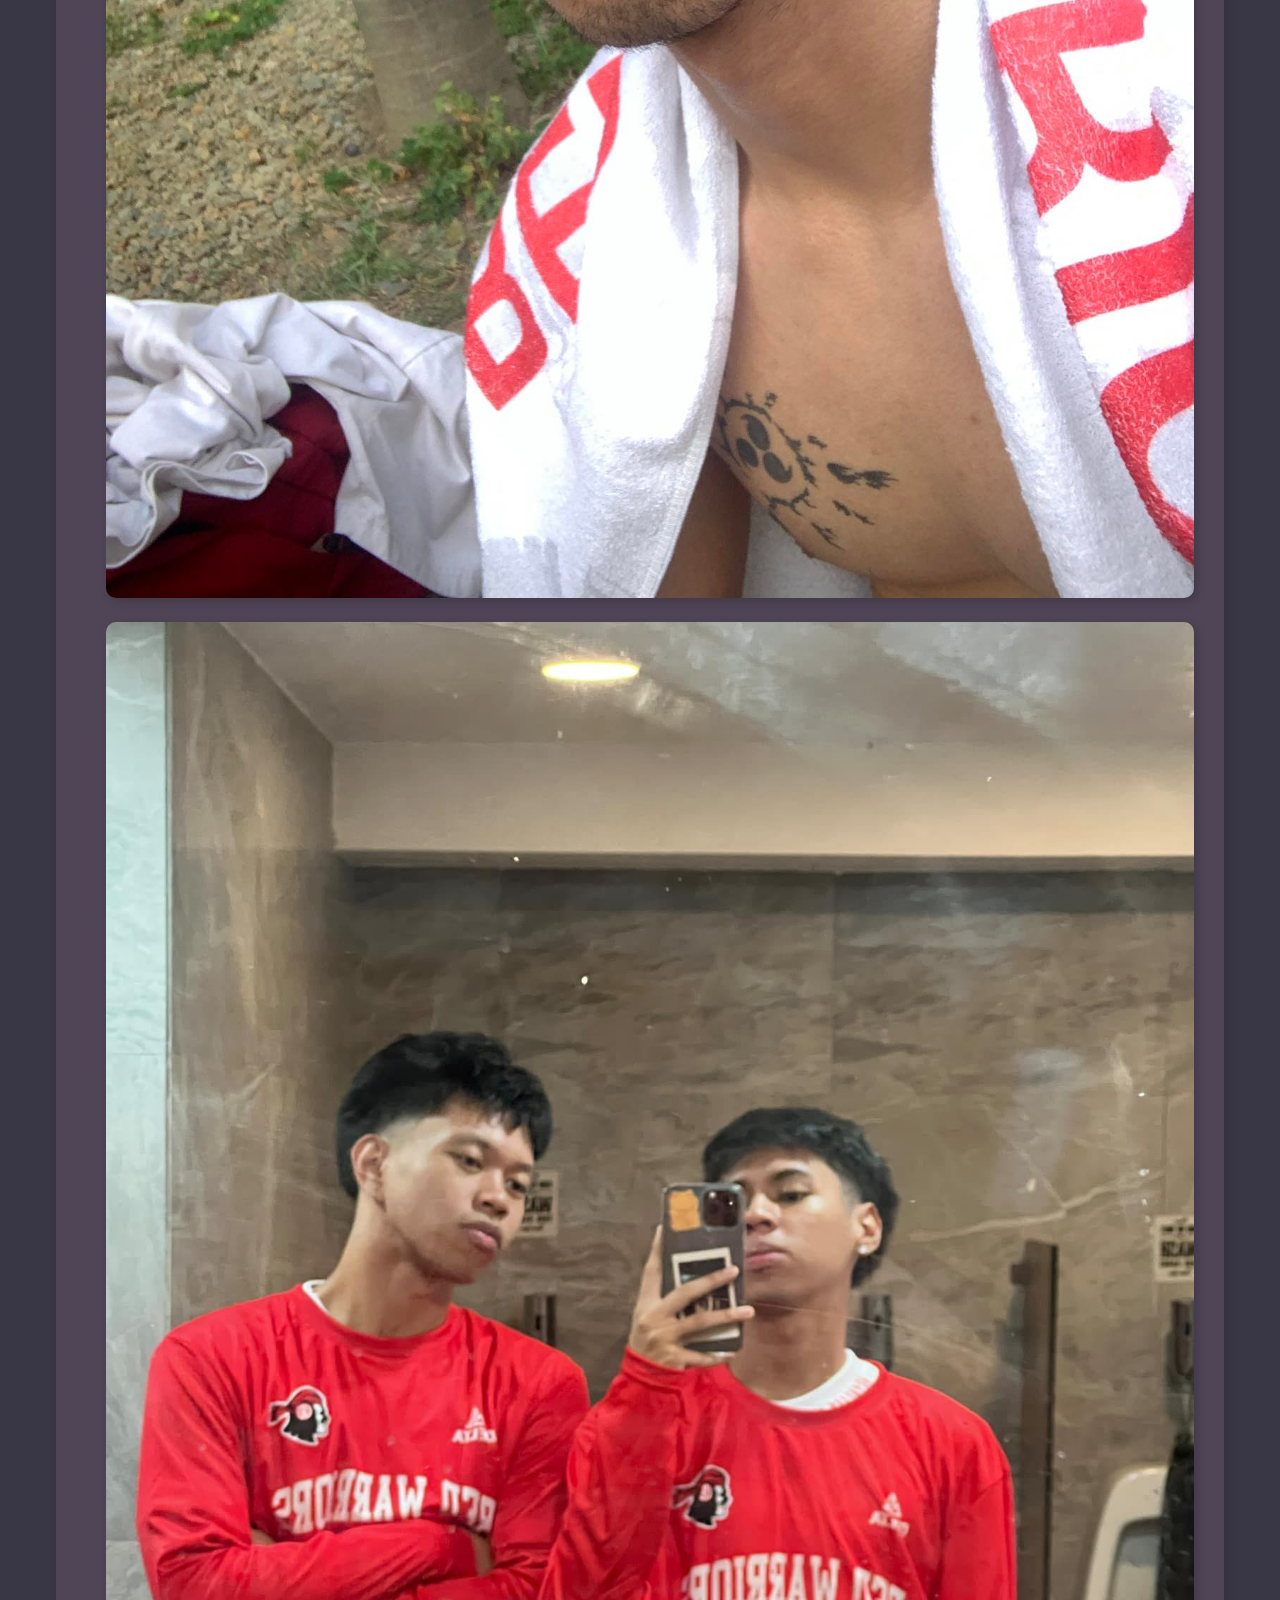
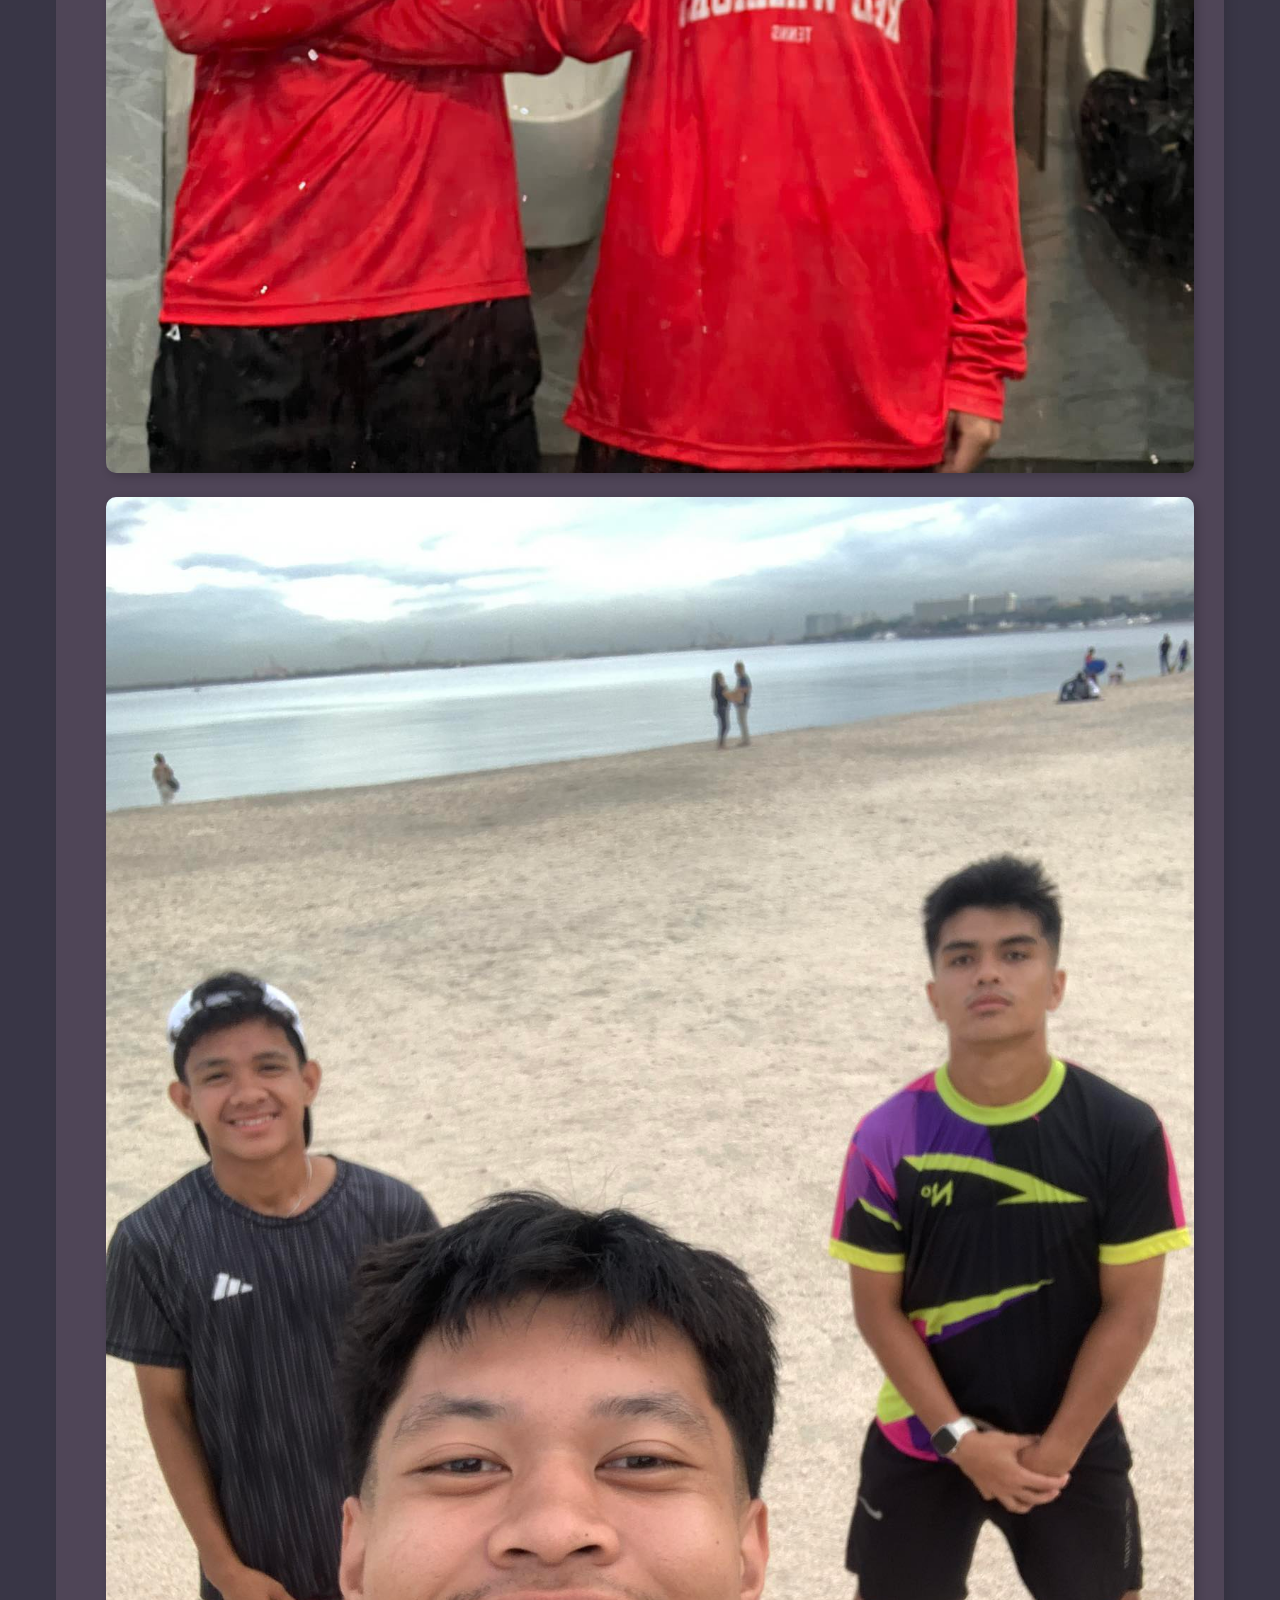
<file: gallery.html>
<!DOCTYPE html>
<html lang="en">
<head>
    <meta charset="UTF-8">
    <meta name="viewport" content="width=device-width, initial-scale=1">
    <title>Photo Gallery - Arksean Dale Pabatao</title>
    <link rel="stylesheet" href="https://www.w3schools.com/w3css/5/w3.css">
    <link rel="stylesheet" href="https://fonts.googleapis.com/css?family=Lato">
    <link rel="stylesheet" href="https://cdnjs.cloudflare.com/ajax/libs/font-awesome/4.7.0/css/font-awesome.min.css">
    <link rel="stylesheet" href="index.css">
    <link rel="stylesheet" href="https://fonts.googleapis.com/css?family=Montserrat:700">
</head>
<body>

    <!-- Navbar (Same as Index) -->
    <div class="w3-top">
        <div class="w3-bar w3-black w3-card">
            <a href="index.html" class="w3-bar-item w3-button w3-padding-large">HOME</a>
            <a href="aboutme.html" class="w3-bar-item w3-button w3-padding-large w3-hide-small">ABOUT</a>
            <a href="skills.html" class="w3-bar-item w3-button w3-padding-large w3-hide-small">SKILLS</a>
            <a href="resume.html" class="w3-bar-item w3-button w3-padding-large w3-hide-small">RESUME</a>
            <a href="gallery.html" class="w3-bar-item w3-button w3-padding-large w3-hide-small">GALLERY</a>          
            <a href="mybeats.html" class="w3-bar-item w3-button w3-padding-large w3-hide-small">MY BEATS</a>
            <a href="myfilms.html" class="w3-bar-item w3-button w3-padding-large w3-hide-small">MY FILMS</a>
            <a href="places.html" class="w3-bar-item w3-button w3-padding-large w3-hide-small">DREAM PLACES</a>
            <a href="bucketlist.html" class="w3-bar-item w3-button w3-padding-large w3-hide-small">BUCKET LIST</a>
        </div>
    </div>

    <!-- Header -->
    <header class="w3-container w3-center w3-padding-64">
        <h1>Photo Gallery</h1>
        <p style="text-align: center;">A little glimpse of Arksean Dale's life.</p>
    </header>

    <!-- Gallery Section -->
    <div class="w3-container w3-padding-64 w3-center">
        <div class="w3-row-padding">
            <div class="w3-third w3-margin-bottom">
                <img src="pic1.jpg" alt="Photo 1" class="w3-image w3-round">
            </div>
            <div class="w3-third w3-margin-bottom">
                <img src="pic2.jpg" alt="Photo 2" class="w3-image w3-round">
            </div>
            <div class="w3-third w3-margin-bottom">
                <img src="pic22.jpg" alt="Photo 3" class="w3-image w3-round">
            </div>
        </div>

        <div class="w3-row-padding">
            <div class="w3-third w3-margin-bottom">
                <img src="pic4.jpg" alt="Photo 4" class="w3-image w3-round">
            </div>
            <div class="w3-third w3-margin-bottom">
                <img src="pic5.jpg" alt="Photo 5" class="w3-image w3-round">
            </div>
            <div class="w3-third w3-margin-bottom">
                <img src="pic6.jpg" alt="Photo 6" class="w3-image w3-round">
            </div>
        </div>

        <div class="w3-row-padding">
            <div class="w3-third w3-margin-bottom">
                <img src="pic7.jpg" alt="Photo 7" class="w3-image w3-round">
            </div>
            <div class="w3-third w3-margin-bottom">
                <img src="pic23.jpg" alt="Photo 8" class="w3-image w3-round">
            </div>
            <div class="w3-third w3-margin-bottom">
                <img src="pic9.jpg" alt="Photo 9" class="w3-image w3-round">
            </div>
        </div>

        <div class="w3-row-padding">
            <div class="w3-third w3-margin-bottom">
                <img src="pic10.jpg" alt="Photo 10" class="w3-image w3-round">
            </div>
            <div class="w3-third w3-margin-bottom">
                <img src="pic11.jpg" alt="Photo 11" class="w3-image w3-round">
            </div>
            <div class="w3-third w3-margin-bottom">
                <img src="pic12.jpg" alt="Photo 12" class="w3-image w3-round">
            </div>
        </div>

        <div class="w3-row-padding">
            <div class="w3-third w3-margin-bottom">
                <img src="pic13.jpg" alt="Photo 13" class="w3-image w3-round">
            </div>
            <div class="w3-third w3-margin-bottom">
                <img src="pic24.jpg" alt="Photo 14" class="w3-image w3-round">
            </div>
            <div class="w3-third w3-margin-bottom">
                <img src="pic25.jpg" alt="Photo 15" class="w3-image w3-round">
            </div>
        </div>

        <div class="w3-row-padding">
            <div class="w3-third w3-margin-bottom">
                <img src="pic16.jpg" alt="Photo 16" class="w3-image w3-round">
            </div>
            <div class="w3-third w3-margin-bottom">
                <img src="pic17.jpg" alt="Photo 17" class="w3-image w3-round">
            </div>
            <div class="w3-third w3-margin-bottom">
                <img src="pic18.jpg" alt="Photo 18" class="w3-image w3-round">
            </div>
        </div>

        <div class="w3-row-padding">
            <div class="w3-third w3-margin-bottom">
                <img src="pic19.jpg" alt="Photo 19" class="w3-image w3-round">
            </div>
            <div class="w3-third w3-margin-bottom">
                <img src="pic20.jpg" alt="Photo 20" class="w3-image w3-round">
            </div>
            <div class="w3-third w3-margin-bottom">
                <img src="pic21.jpg" alt="Photo 20" class="w3-image w3-round">
            </div>
        </div>
    </div>

    </footer>

</body>
</html>
</file>
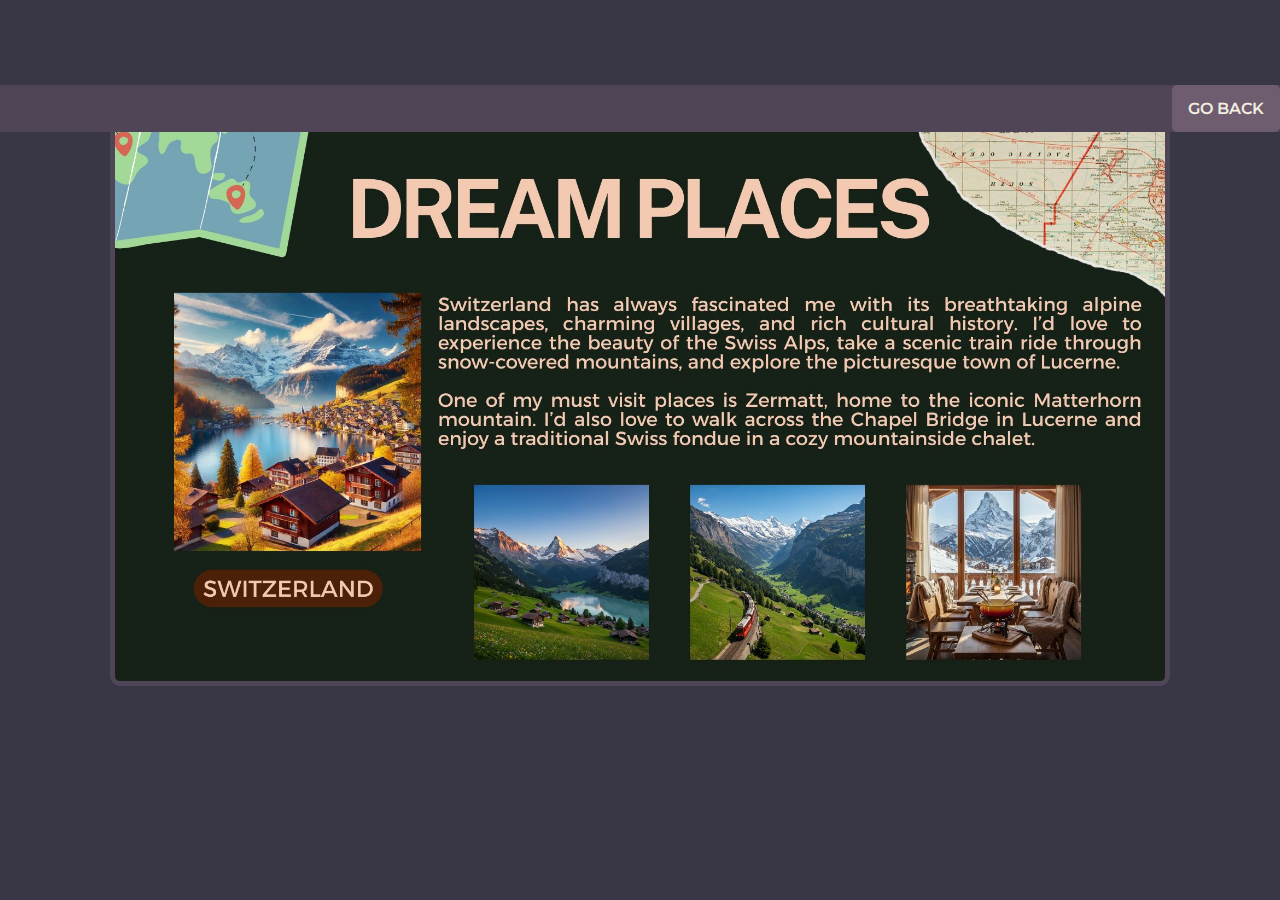
<file: location1.html>
<!DOCTYPE html>
<html lang="en">
<head>
    <meta charset="UTF-8">
    <meta name="viewport" content="width=device-width, initial-scale=1">
    <title>Dream Places</title>
    <link rel="stylesheet" href="https://www.w3schools.com/w3css/5/w3.css">
    <link rel="stylesheet" href="https://fonts.googleapis.com/css?family=Lato">
    <link rel="stylesheet" href="https://cdnjs.cloudflare.com/ajax/libs/font-awesome/4.7.0/css/font-awesome.min.css">
    <link rel="stylesheet" href="https://fonts.googleapis.com/css?family=Montserrat:700">
    <style>

        /* Global Font Styles */
h1, h2, h3 {
    font-family: "Montserrat", sans-serif;
    font-weight: 700;
    color: #F4EEE0; /* Soft Beige for readability */
}

body {
    font-family: "Montserrat", sans-serif;
    background-color: #393646; /* Dark Base Background */
    color: #F4EEE0;
    margin: 0;
    padding: 0;
}

/* Navbar Styling */
.w3-top {
    position: fixed;
    width: 100%;
    z-index: 1000;
    text-align: right;
}

.w3-bar {
    background-color: #4F4557 !important; /* Elegant Dark Gray */
}

.w3-bar a {
    color: #F4EEE0 !important; /* Soft Beige Text */
    text-decoration: none;
    padding: 14px 16px;
    display: inline-block;
    transition: all 0.3s ease-in-out;
}

.w3-bar a:hover {
    background-color: #6D5D6E !important; /* Muted Purple for Hover Effect */
    color: #F4EEE0 !important;
}

/* Dropdown Styling */
.w3-dropdown-hover:hover .w3-dropdown-content {
    display: block;
}

.w3-dropdown-content {
    background-color: #6D5D6E !important; /* Muted Purple */
    position: absolute;
    min-width: 160px;
    display: none;
    box-shadow: 0px 8px 16px rgba(0,0,0,0.2);
    z-index: 1;
    border-radius: 5px;
}

.w3-dropdown-content a {
    color: #F4EEE0 !important;
    display: block;
    padding: 12px 16px;
    transition: all 0.3s ease-in-out;
}

.w3-dropdown-content a:hover {
    background-color: #4F4557 !important; /* Dark Gray Hover */
    color: #F4EEE0 !important;
}

/* Header Section */
header {
    background-color: #6D5D6E;
    color: #F4EEE0;
    padding: 50px 0;
    text-align: center;
    border-radius: 8px;
    margin-bottom: 30px;
}

/* Section Panels */
.w3-container {
    background-color: #4F4557; /* Dark Gray Panels */
    padding: 40px;
    border-radius: 8px;
    max-width: 85%;
    margin: 30px auto;
    box-shadow: 4px 4px 12px rgba(0, 0, 0, 0.1);
    color: #F4EEE0;
    text-align: center;
}

.w3-container p {
    text-align: justify;
    max-width: 800px;
    margin: 20px auto;
    font-size: 16px;
    line-height: 1.8;
}


/* Button Styling */
.w3-button {
    background-color: #6D5D6E !important; /* Muted Purple */
    color: #F4EEE0 !important;
    border-radius: 5px;
    padding: 10px 20px;
    transition: all 0.3s ease-in-out;
    font-weight: 600;
}

.w3-button:hover {
    background-color: #4F4557 !important; /* Dark Gray */
    color: #F4EEE0 !important;
    transform: translateY(-2px);
}

/* Responsive Design */
@media (max-width: 768px) {
    .w3-container {
        padding: 30px;
        max-width: 95%;
    }

    img {
        max-width: 90%;
    }
}



        body {font-family: "Montserrat", sans-serif;}

        img {
            border: 5px solid #4F4557;
            border-radius: 10px;
        }
    </style>
</head>
<body>
    <!-- Navbar -->
    <div class="w3-top">
        <div class="w3-bar w3-black w3-card">
            <a href="places.html" class="w3-bar-item w3-button w3-padding-large w3-hide-small">GO BACK</a>
        </div>
    </div>

    <div style="text-align: center; margin-top: 85px;">
        <img src="switzerland.jpg" usemap="#worldmap" alt="Dream Places" width="1050" style="height: auto; display: block; margin-left: auto; margin-right: auto;">
    </div>
</file>
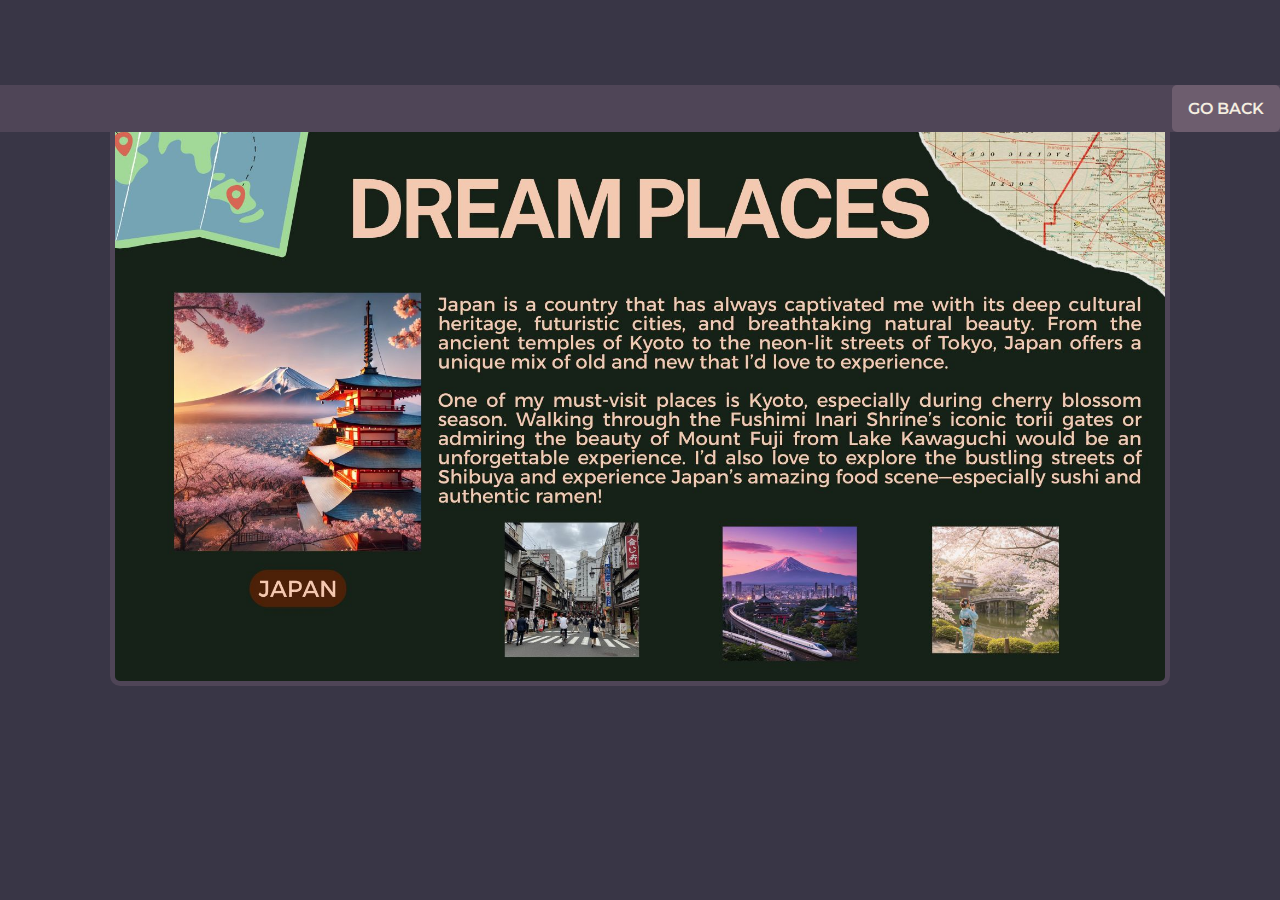
<file: location2.html>
<!DOCTYPE html>
<html lang="en">
<head>
    <meta charset="UTF-8">
    <meta name="viewport" content="width=device-width, initial-scale=1">
    <title>Dream Places</title>
    <link rel="stylesheet" href="https://www.w3schools.com/w3css/5/w3.css">
    <link rel="stylesheet" href="https://fonts.googleapis.com/css?family=Lato">
    <link rel="stylesheet" href="https://cdnjs.cloudflare.com/ajax/libs/font-awesome/4.7.0/css/font-awesome.min.css">
    <link rel="stylesheet" href="https://fonts.googleapis.com/css?family=Montserrat:700">
    <style>

        /* Global Font Styles */
h1, h2, h3 {
    font-family: "Montserrat", sans-serif;
    font-weight: 700;
    color: #F4EEE0; /* Soft Beige for readability */
}

body {
    font-family: "Montserrat", sans-serif;
    background-color: #393646; /* Dark Base Background */
    color: #F4EEE0;
    margin: 0;
    padding: 0;
}

/* Navbar Styling */
.w3-top {
    position: fixed;
    width: 100%;
    z-index: 1000;
    text-align: right;
}

.w3-bar {
    background-color: #4F4557 !important; /* Elegant Dark Gray */
}

.w3-bar a {
    color: #F4EEE0 !important; /* Soft Beige Text */
    text-decoration: none;
    padding: 14px 16px;
    display: inline-block;
    transition: all 0.3s ease-in-out;
}

.w3-bar a:hover {
    background-color: #6D5D6E !important; /* Muted Purple for Hover Effect */
    color: #F4EEE0 !important;
}

/* Dropdown Styling */
.w3-dropdown-hover:hover .w3-dropdown-content {
    display: block;
}

.w3-dropdown-content {
    background-color: #6D5D6E !important; /* Muted Purple */
    position: absolute;
    min-width: 160px;
    display: none;
    box-shadow: 0px 8px 16px rgba(0,0,0,0.2);
    z-index: 1;
    border-radius: 5px;
}

.w3-dropdown-content a {
    color: #F4EEE0 !important;
    display: block;
    padding: 12px 16px;
    transition: all 0.3s ease-in-out;
}

.w3-dropdown-content a:hover {
    background-color: #4F4557 !important; /* Dark Gray Hover */
    color: #F4EEE0 !important;
}

/* Header Section */
header {
    background-color: #6D5D6E;
    color: #F4EEE0;
    padding: 50px 0;
    text-align: center;
    border-radius: 8px;
    margin-bottom: 30px;
}

/* Section Panels */
.w3-container {
    background-color: #4F4557; /* Dark Gray Panels */
    padding: 40px;
    border-radius: 8px;
    max-width: 85%;
    margin: 30px auto;
    box-shadow: 4px 4px 12px rgba(0, 0, 0, 0.1);
    color: #F4EEE0;
    text-align: center;
}

.w3-container p {
    text-align: justify;
    max-width: 800px;
    margin: 20px auto;
    font-size: 16px;
    line-height: 1.8;
}


/* Button Styling */
.w3-button {
    background-color: #6D5D6E !important; /* Muted Purple */
    color: #F4EEE0 !important;
    border-radius: 5px;
    padding: 10px 20px;
    transition: all 0.3s ease-in-out;
    font-weight: 600;
}

.w3-button:hover {
    background-color: #4F4557 !important; /* Dark Gray */
    color: #F4EEE0 !important;
    transform: translateY(-2px);
}

/* Responsive Design */
@media (max-width: 768px) {
    .w3-container {
        padding: 30px;
        max-width: 95%;
    }

    img {
        max-width: 90%;
    }
}



        body {font-family: "Montserrat", sans-serif;}

        img {
            border: 5px solid #4F4557;
            border-radius: 10px;
        }
    </style>
</head>
<body>
    <!-- Navbar -->
    <div class="w3-top">
        <div class="w3-bar w3-black w3-card">
            <a href="places.html" class="w3-bar-item w3-button w3-padding-large w3-hide-small">GO BACK</a>
        </div>
    </div>

    <div style="text-align: center; margin-top: 85px;">
        <img src="japan.jpg" usemap="#worldmap" alt="Dream Places" width="1050" style="height: auto; display: block; margin-left: auto; margin-right: auto;">
    </div>
</file>
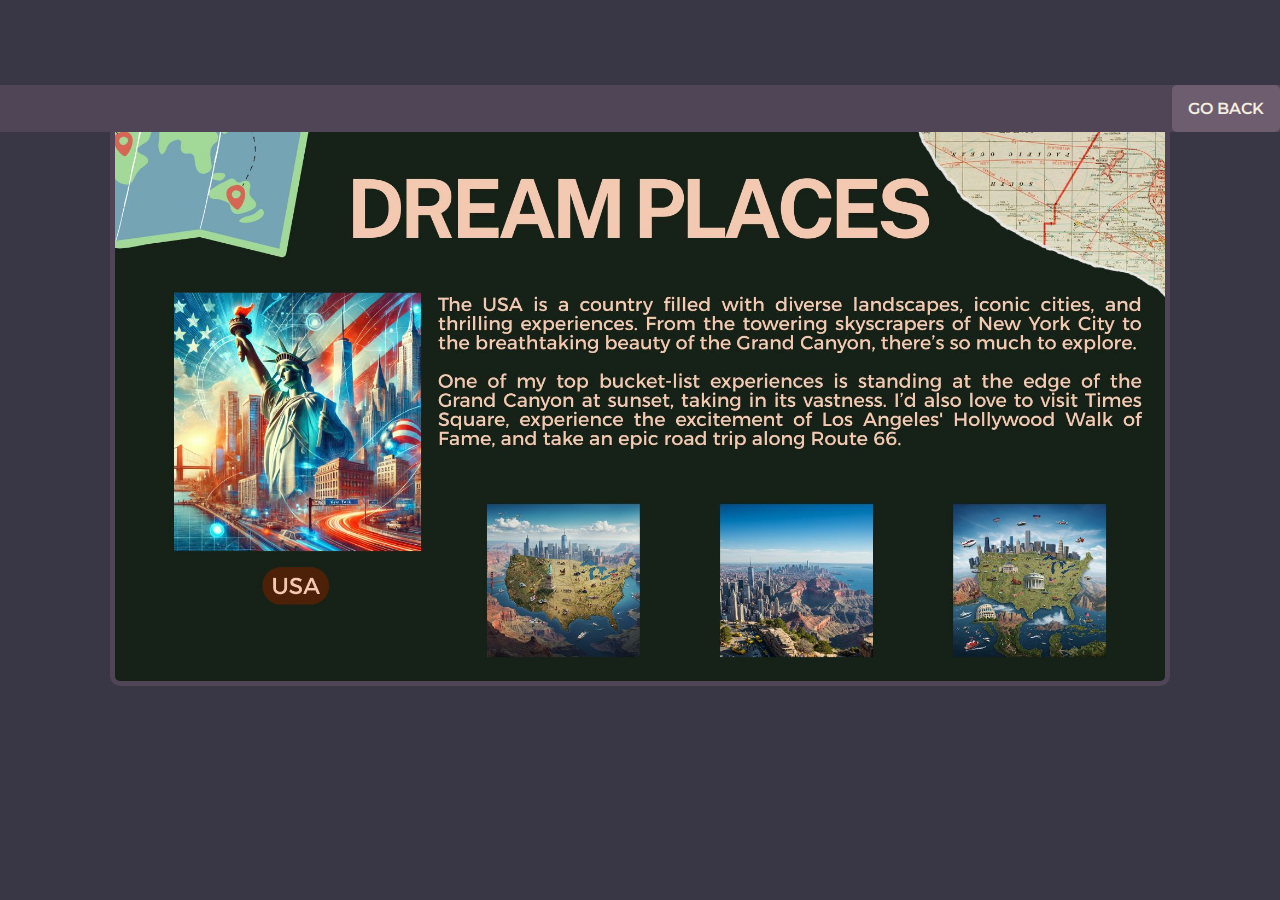
<file: location3.html>
<!DOCTYPE html>
<html lang="en">
<head>
    <meta charset="UTF-8">
    <meta name="viewport" content="width=device-width, initial-scale=1">
    <title>Dream Places</title>
    <link rel="stylesheet" href="https://www.w3schools.com/w3css/5/w3.css">
    <link rel="stylesheet" href="https://fonts.googleapis.com/css?family=Lato">
    <link rel="stylesheet" href="https://cdnjs.cloudflare.com/ajax/libs/font-awesome/4.7.0/css/font-awesome.min.css">
    <link rel="stylesheet" href="https://fonts.googleapis.com/css?family=Montserrat:700">
    <style>

        /* Global Font Styles */
h1, h2, h3 {
    font-family: "Montserrat", sans-serif;
    font-weight: 700;
    color: #F4EEE0; /* Soft Beige for readability */
}

body {
    font-family: "Montserrat", sans-serif;
    background-color: #393646; /* Dark Base Background */
    color: #F4EEE0;
    margin: 0;
    padding: 0;
}

/* Navbar Styling */
.w3-top {
    position: fixed;
    width: 100%;
    z-index: 1000;
    text-align: right;
}

.w3-bar {
    background-color: #4F4557 !important; /* Elegant Dark Gray */
}

.w3-bar a {
    color: #F4EEE0 !important; /* Soft Beige Text */
    text-decoration: none;
    padding: 14px 16px;
    display: inline-block;
    transition: all 0.3s ease-in-out;
}

.w3-bar a:hover {
    background-color: #6D5D6E !important; /* Muted Purple for Hover Effect */
    color: #F4EEE0 !important;
}

/* Dropdown Styling */
.w3-dropdown-hover:hover .w3-dropdown-content {
    display: block;
}

.w3-dropdown-content {
    background-color: #6D5D6E !important; /* Muted Purple */
    position: absolute;
    min-width: 160px;
    display: none;
    box-shadow: 0px 8px 16px rgba(0,0,0,0.2);
    z-index: 1;
    border-radius: 5px;
}

.w3-dropdown-content a {
    color: #F4EEE0 !important;
    display: block;
    padding: 12px 16px;
    transition: all 0.3s ease-in-out;
}

.w3-dropdown-content a:hover {
    background-color: #4F4557 !important; /* Dark Gray Hover */
    color: #F4EEE0 !important;
}

/* Header Section */
header {
    background-color: #6D5D6E;
    color: #F4EEE0;
    padding: 50px 0;
    text-align: center;
    border-radius: 8px;
    margin-bottom: 30px;
}

/* Section Panels */
.w3-container {
    background-color: #4F4557; /* Dark Gray Panels */
    padding: 40px;
    border-radius: 8px;
    max-width: 85%;
    margin: 30px auto;
    box-shadow: 4px 4px 12px rgba(0, 0, 0, 0.1);
    color: #F4EEE0;
    text-align: center;
}

.w3-container p {
    text-align: justify;
    max-width: 800px;
    margin: 20px auto;
    font-size: 16px;
    line-height: 1.8;
}


/* Button Styling */
.w3-button {
    background-color: #6D5D6E !important; /* Muted Purple */
    color: #F4EEE0 !important;
    border-radius: 5px;
    padding: 10px 20px;
    transition: all 0.3s ease-in-out;
    font-weight: 600;
}

.w3-button:hover {
    background-color: #4F4557 !important; /* Dark Gray */
    color: #F4EEE0 !important;
    transform: translateY(-2px);
}

/* Responsive Design */
@media (max-width: 768px) {
    .w3-container {
        padding: 30px;
        max-width: 95%;
    }

    img {
        max-width: 90%;
    }
}



        body {font-family: "Montserrat", sans-serif;}

        img {
            border: 5px solid #4F4557;
            border-radius: 10px;
        }
    </style>
</head>
<body>
    <!-- Navbar -->
    <div class="w3-top">
        <div class="w3-bar w3-black w3-card">
            <a href="places.html" class="w3-bar-item w3-button w3-padding-large w3-hide-small">GO BACK</a>
        </div>
    </div>

    <div style="text-align: center; margin-top: 85px;">
        <img src="usa.jpg" usemap="#worldmap" alt="Dream Places" width="1050" style="height: auto; display: block; margin-left: auto; margin-right: auto;">
    </div>
</file>
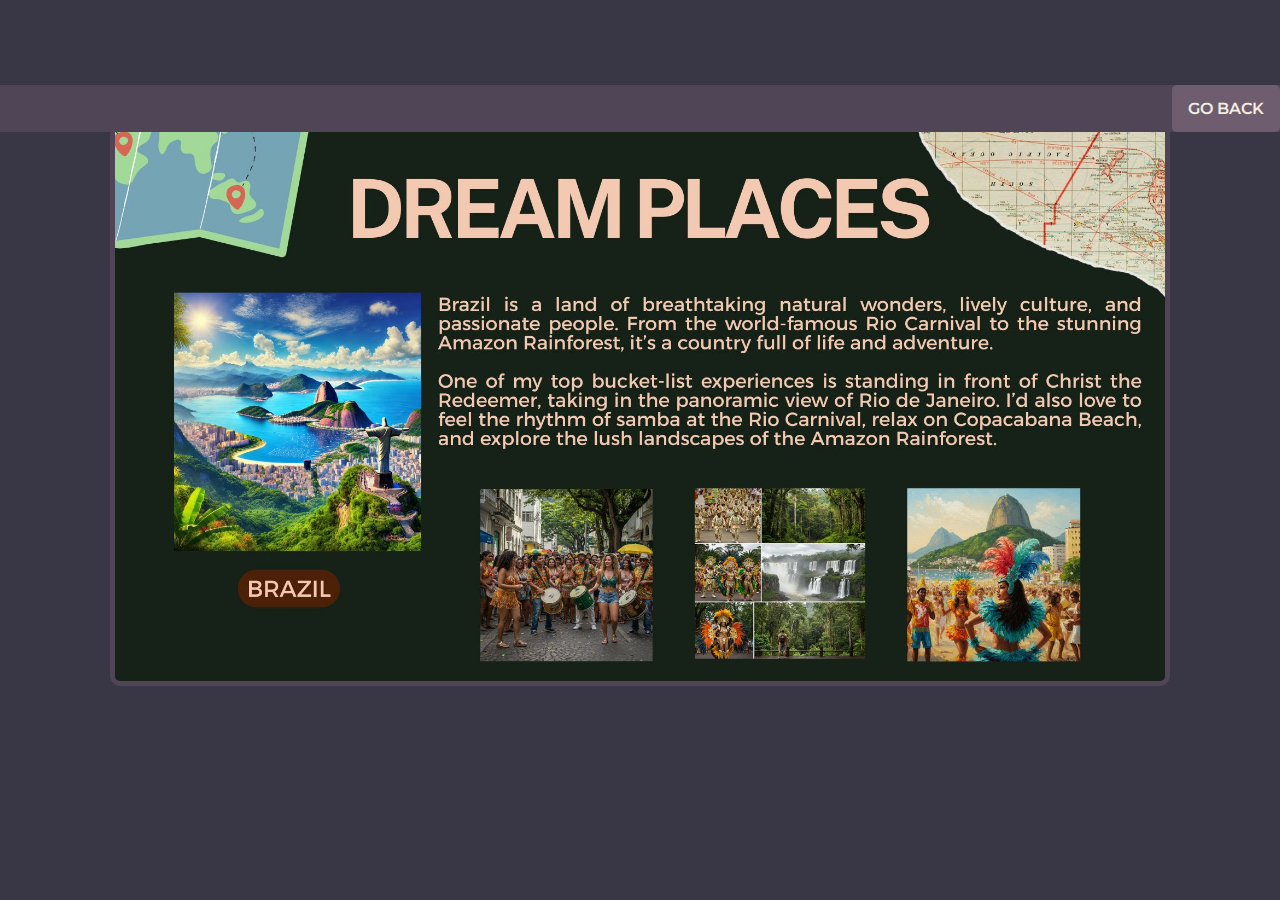
<file: location4.html>
<!DOCTYPE html>
<html lang="en">
<head>
    <meta charset="UTF-8">
    <meta name="viewport" content="width=device-width, initial-scale=1">
    <title>Dream Places</title>
    <link rel="stylesheet" href="https://www.w3schools.com/w3css/5/w3.css">
    <link rel="stylesheet" href="https://fonts.googleapis.com/css?family=Lato">
    <link rel="stylesheet" href="https://cdnjs.cloudflare.com/ajax/libs/font-awesome/4.7.0/css/font-awesome.min.css">
    <link rel="stylesheet" href="https://fonts.googleapis.com/css?family=Montserrat:700">
    <style>

        /* Global Font Styles */
h1, h2, h3 {
    font-family: "Montserrat", sans-serif;
    font-weight: 700;
    color: #F4EEE0; /* Soft Beige for readability */
}

body {
    font-family: "Montserrat", sans-serif;
    background-color: #393646; /* Dark Base Background */
    color: #F4EEE0;
    margin: 0;
    padding: 0;
}

/* Navbar Styling */
.w3-top {
    position: fixed;
    width: 100%;
    z-index: 1000;
    text-align: right;
}

.w3-bar {
    background-color: #4F4557 !important; /* Elegant Dark Gray */
}

.w3-bar a {
    color: #F4EEE0 !important; /* Soft Beige Text */
    text-decoration: none;
    padding: 14px 16px;
    display: inline-block;
    transition: all 0.3s ease-in-out;
}

.w3-bar a:hover {
    background-color: #6D5D6E !important; /* Muted Purple for Hover Effect */
    color: #F4EEE0 !important;
}

/* Dropdown Styling */
.w3-dropdown-hover:hover .w3-dropdown-content {
    display: block;
}

.w3-dropdown-content {
    background-color: #6D5D6E !important; /* Muted Purple */
    position: absolute;
    min-width: 160px;
    display: none;
    box-shadow: 0px 8px 16px rgba(0,0,0,0.2);
    z-index: 1;
    border-radius: 5px;
}

.w3-dropdown-content a {
    color: #F4EEE0 !important;
    display: block;
    padding: 12px 16px;
    transition: all 0.3s ease-in-out;
}

.w3-dropdown-content a:hover {
    background-color: #4F4557 !important; /* Dark Gray Hover */
    color: #F4EEE0 !important;
}

/* Header Section */
header {
    background-color: #6D5D6E;
    color: #F4EEE0;
    padding: 50px 0;
    text-align: center;
    border-radius: 8px;
    margin-bottom: 30px;
}

/* Section Panels */
.w3-container {
    background-color: #4F4557; /* Dark Gray Panels */
    padding: 40px;
    border-radius: 8px;
    max-width: 85%;
    margin: 30px auto;
    box-shadow: 4px 4px 12px rgba(0, 0, 0, 0.1);
    color: #F4EEE0;
    text-align: center;
}

.w3-container p {
    text-align: justify;
    max-width: 800px;
    margin: 20px auto;
    font-size: 16px;
    line-height: 1.8;
}


/* Button Styling */
.w3-button {
    background-color: #6D5D6E !important; /* Muted Purple */
    color: #F4EEE0 !important;
    border-radius: 5px;
    padding: 10px 20px;
    transition: all 0.3s ease-in-out;
    font-weight: 600;
}

.w3-button:hover {
    background-color: #4F4557 !important; /* Dark Gray */
    color: #F4EEE0 !important;
    transform: translateY(-2px);
}

/* Responsive Design */
@media (max-width: 768px) {
    .w3-container {
        padding: 30px;
        max-width: 95%;
    }

    img {
        max-width: 90%;
    }
}



        body {font-family: "Montserrat", sans-serif;}

        img {
            border: 5px solid #4F4557;
            border-radius: 10px;
        }
    </style>
</head>
<body>
    <!-- Navbar -->
    <div class="w3-top">
        <div class="w3-bar w3-black w3-card">
            <a href="places.html" class="w3-bar-item w3-button w3-padding-large w3-hide-small">GO BACK</a>
        </div>
    </div>
    <div style="text-align: center; margin-top: 85px;">
        <img src="brazil.jpg" usemap="#worldmap" alt="Dream Places" width="1050" style="height: auto; display: block; margin-left: auto; margin-right: auto;">
    </div>
</file>
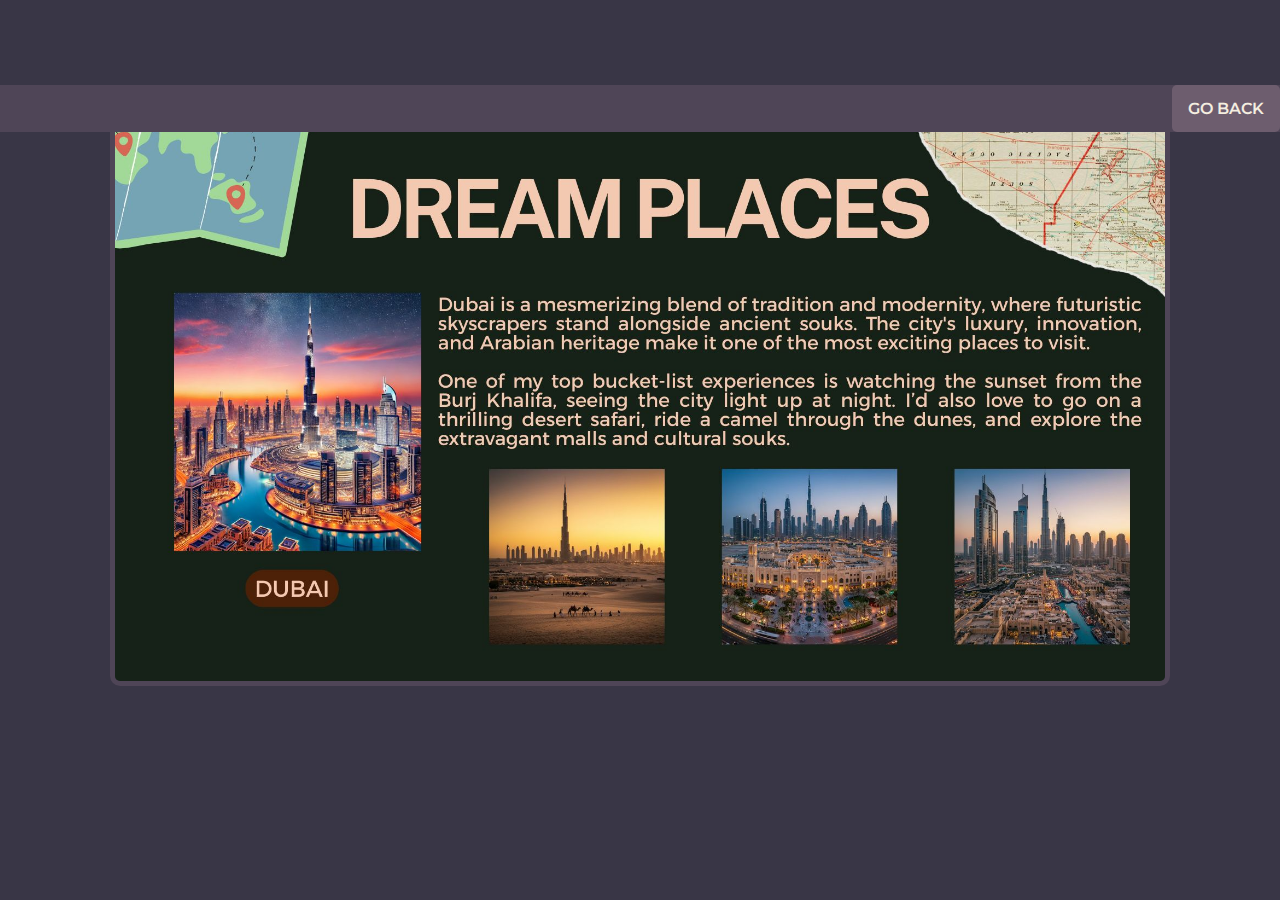
<file: location5.html>
<!DOCTYPE html>
<html lang="en">
<head>
    <meta charset="UTF-8">
    <meta name="viewport" content="width=device-width, initial-scale=1">
    <title>Dream Places</title>
    <link rel="stylesheet" href="https://www.w3schools.com/w3css/5/w3.css">
    <link rel="stylesheet" href="https://fonts.googleapis.com/css?family=Lato">
    <link rel="stylesheet" href="https://cdnjs.cloudflare.com/ajax/libs/font-awesome/4.7.0/css/font-awesome.min.css">
    <link rel="stylesheet" href="https://fonts.googleapis.com/css?family=Montserrat:700">
    <style>

        /* Global Font Styles */
h1, h2, h3 {
    font-family: "Montserrat", sans-serif;
    font-weight: 700;
    color: #F4EEE0; /* Soft Beige for readability */
}

body {
    font-family: "Montserrat", sans-serif;
    background-color: #393646; /* Dark Base Background */
    color: #F4EEE0;
    margin: 0;
    padding: 0;
}

/* Navbar Styling */
.w3-top {
    position: fixed;
    width: 100%;
    z-index: 1000;
    text-align: right;
}

.w3-bar {
    background-color: #4F4557 !important; /* Elegant Dark Gray */
}

.w3-bar a {
    color: #F4EEE0 !important; /* Soft Beige Text */
    text-decoration: none;
    padding: 14px 16px;
    display: inline-block;
    transition: all 0.3s ease-in-out;
}

.w3-bar a:hover {
    background-color: #6D5D6E !important; /* Muted Purple for Hover Effect */
    color: #F4EEE0 !important;
}

/* Dropdown Styling */
.w3-dropdown-hover:hover .w3-dropdown-content {
    display: block;
}

.w3-dropdown-content {
    background-color: #6D5D6E !important; /* Muted Purple */
    position: absolute;
    min-width: 160px;
    display: none;
    box-shadow: 0px 8px 16px rgba(0,0,0,0.2);
    z-index: 1;
    border-radius: 5px;
}

.w3-dropdown-content a {
    color: #F4EEE0 !important;
    display: block;
    padding: 12px 16px;
    transition: all 0.3s ease-in-out;
}

.w3-dropdown-content a:hover {
    background-color: #4F4557 !important; /* Dark Gray Hover */
    color: #F4EEE0 !important;
}

/* Header Section */
header {
    background-color: #6D5D6E;
    color: #F4EEE0;
    padding: 50px 0;
    text-align: center;
    border-radius: 8px;
    margin-bottom: 30px;
}

/* Section Panels */
.w3-container {
    background-color: #4F4557; /* Dark Gray Panels */
    padding: 40px;
    border-radius: 8px;
    max-width: 85%;
    margin: 30px auto;
    box-shadow: 4px 4px 12px rgba(0, 0, 0, 0.1);
    color: #F4EEE0;
    text-align: center;
}

.w3-container p {
    text-align: justify;
    max-width: 800px;
    margin: 20px auto;
    font-size: 16px;
    line-height: 1.8;
}


/* Button Styling */
.w3-button {
    background-color: #6D5D6E !important; /* Muted Purple */
    color: #F4EEE0 !important;
    border-radius: 5px;
    padding: 10px 20px;
    transition: all 0.3s ease-in-out;
    font-weight: 600;
}

.w3-button:hover {
    background-color: #4F4557 !important; /* Dark Gray */
    color: #F4EEE0 !important;
    transform: translateY(-2px);
}

/* Responsive Design */
@media (max-width: 768px) {
    .w3-container {
        padding: 30px;
        max-width: 95%;
    }

    img {
        max-width: 90%;
    }
}



        body {font-family: "Montserrat", sans-serif;}

        img {
            border: 5px solid #4F4557;
            border-radius: 10px;
        }
    </style>
</head>
<body>
    <!-- Navbar -->
    <div class="w3-top">
        <div class="w3-bar w3-black w3-card">
            <a href="places.html" class="w3-bar-item w3-button w3-padding-large w3-hide-small">GO BACK</a>
        </div>
    </div>

    <div style="text-align: center; margin-top: 85px;">
        <img src="dubai.jpg" usemap="#worldmap" alt="Dream Places" width="1050" style="height: auto; display: block; margin-left: auto; margin-right: auto;">
    </div>
</file>
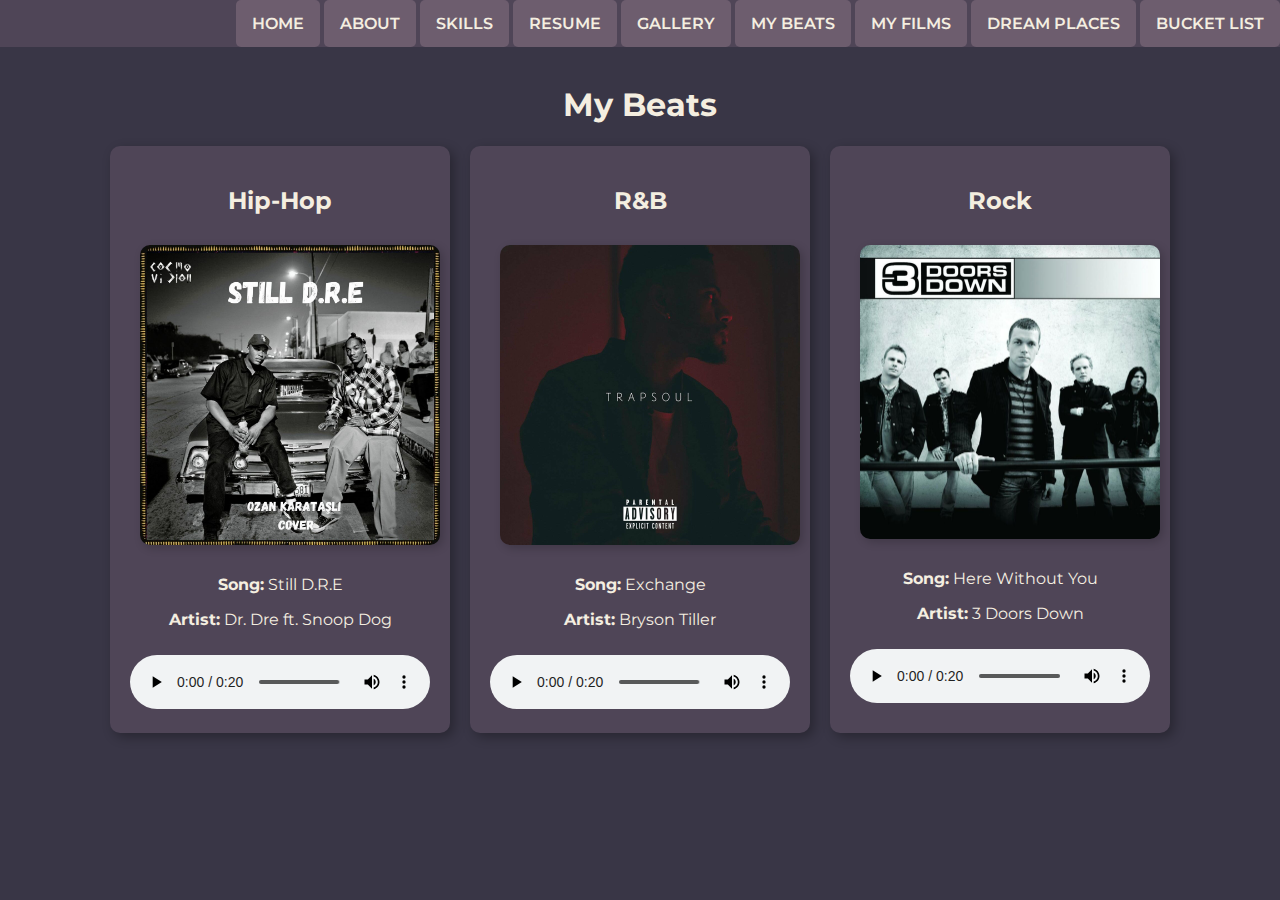
<file: mybeats.html>
<!DOCTYPE html>
<html lang="en">
<head>
    <meta charset="UTF-8">
    <meta name="viewport" content="width=device-width, initial-scale=1">
    <title>My Beats - Arksean Dale Pabatao</title>

    <!-- External Stylesheets -->
    <link rel="stylesheet" href="https://www.w3schools.com/w3css/5/w3.css">
    <link rel="stylesheet" href="https://fonts.googleapis.com/css?family=Montserrat:700|Lato">
    <link rel="stylesheet" href="https://cdnjs.cloudflare.com/ajax/libs/font-awesome/4.7.0/css/font-awesome.min.css">
    <link rel="stylesheet" href="index.css">
    
    <style>
        body { font-family: "Montserrat", sans-serif; background-color: #393646; color: #F4EEE0; }
        .container { padding: 64px 16px; text-align: center; }
        h1, h2 { color: #F4EEE0; font-weight: bold; }
        .song-container { display: flex; justify-content: center; flex-wrap: wrap; gap: 20px; }
        .song-panel { background: #4F4557; padding: 20px; border-radius: 10px; box-shadow: 4px 4px 12px rgba(0, 0, 0, 0.3); text-align: center; width: 300px; }
        .song-panel img { width: 100%; border-radius: 10px; }
        .audio-player { width: 100%; margin-top: 10px; }
    </style>
</head>
<body>

    <!-- Navbar -->
    <div class="w3-top">
        <div class="w3-bar w3-black w3-card">
            <a href="index.html" class="w3-bar-item w3-button w3-padding-large">HOME</a>
            <a href="aboutme.html" class="w3-bar-item w3-button w3-padding-large w3-hide-small">ABOUT</a>
            <a href="skills.html" class="w3-bar-item w3-button w3-padding-large w3-hide-small">SKILLS</a>
            <a href="resume.html" class="w3-bar-item w3-button w3-padding-large w3-hide-small">RESUME</a>
            <a href="gallery.html" class="w3-bar-item w3-button w3-padding-large w3-hide-small">GALLERY</a>          
            <a href="mybeats.html" class="w3-bar-item w3-button w3-padding-large w3-hide-small">MY BEATS</a>
            <a href="myfilms.html" class="w3-bar-item w3-button w3-padding-large w3-hide-small">MY FILMS</a>
            <a href="places.html" class="w3-bar-item w3-button w3-padding-large w3-hide-small">DREAM PLACES</a>
            <a href="bucketlist.html" class="w3-bar-item w3-button w3-padding-large w3-hide-small">BUCKET LIST</a>
        </div>
    </div>

    <!-- My Beats Section -->
    <div class="container">
        <h1>My Beats</h1>
        <div class="song-container">
            <!-- Hip-Hop -->
            <div class="song-panel">
                <h2>Hip-Hop</h2>
                <img src="dr dre.jpg" alt="Hip-Hop Album Cover">
                <p><strong>Song:</strong> Still D.R.E</p>
                <p><strong>Artist:</strong> Dr. Dre ft. Snoop Dog</p>
                <audio class="audio-player" controls>
                    <source src="DR DRE SNIPPET.mp3" type="audio/mp3">
                    Your browser does not support the audio element.
                </audio>
            </div>

            <!-- R&B -->
            <div class="song-panel">
                <h2>R&B</h2>
                <img src="exhange.jpg" alt="R&B Album Cover">
                <p><strong>Song:</strong> Exchange</p>
                <p><strong>Artist:</strong> Bryson Tiller</p>
                <audio class="audio-player" controls>
                    <source src="EXHANGE SNIPPET.mp3" type="audio/mp3">
                    Your browser does not support the audio element.
                </audio>
            </div>

            <!-- Rock -->
            <div class="song-panel">
                <h2>Rock</h2>
                <img src="3doorsdown.jpg" alt="Rock Album Cover">
                <p><strong>Song:</strong> Here Without You</p>
                <p><strong>Artist:</strong> 3 Doors Down</p>
                <audio class="audio-player" controls>
                    <source src="3 DOORS DOWN SNIPPET.mp3" type="audio/mp3">
                    Your browser does not support the audio element.
                </audio>
            </div>
        </div>
    </div>
</body>
</html>
</file>
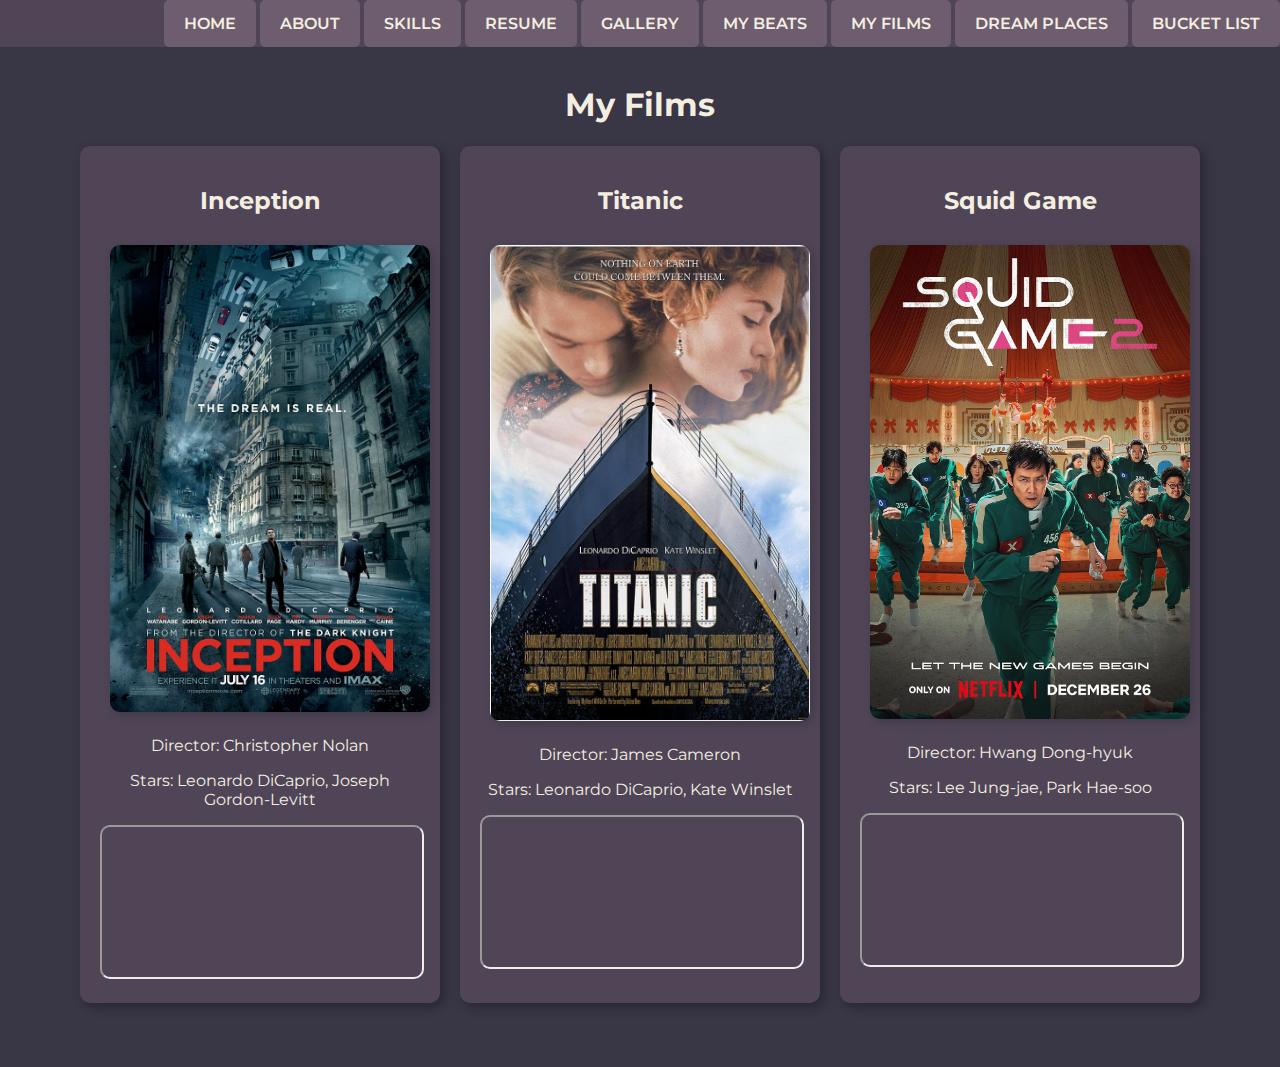
<file: myfilms.html>
<!DOCTYPE html>
<html lang="en">
<head>
    <meta charset="UTF-8">
    <meta name="viewport" content="width=device-width, initial-scale=1">
    <title>My Films - Arksean Dale Pabatao</title>
    <link rel="stylesheet" href="https://www.w3schools.com/w3css/5/w3.css">
    <link rel="stylesheet" href="https://fonts.googleapis.com/css?family=Montserrat:700|Lato">
    <link rel="stylesheet" href="https://cdnjs.cloudflare.com/ajax/libs/font-awesome/4.7.0/css/font-awesome.min.css">
    <link rel="stylesheet" href="index.css">
    <style>
        /* Global Font Styles */
        h1, h2, h3 {    
            font-family: "Montserrat", sans-serif;
            font-weight: 700;
            color: #F4EEE0; /* Soft Beige for readability */
        }

        body {
            font-family: "Montserrat", sans-serif;
            background-color: #393646; /* Dark Base Background */
            color: #F4EEE0;
            margin: 0;
            padding: 0;
        }

        /* Navbar Styling */
        .w3-bar {
            background-color: #4F4557 !important; /* Elegant Dark Gray */
        }

        .w3-bar a {
            color: #F4EEE0 !important; /* Soft Beige Text */
            text-decoration: none;
            padding: 14px 20px;
            display: inline-block;
            transition: all 0.3s ease-in-out;
        }

        .w3-bar a:hover, .w3-dropdown-hover:hover .w3-button {
            background-color: #6D5D6E !important; /* Muted Purple for Hover Effect */
            color: #F4EEE0 !important;
        }

        /* Dropdown Styling */
        .w3-dropdown-hover:hover .w3-dropdown-content {
            display: block;
        }

        .w3-dropdown-content {
            background-color: #6D5D6E !important; /* Muted Purple */
            position: absolute;
            min-width: 180px;
            display: none;
            box-shadow: 0px 8px 16px rgba(0,0,0,0.2);
            z-index: 1;
            border-radius: 5px;
        }

        .w3-dropdown-content a {
            color: #F4EEE0 !important;
            display: block;
            padding: 12px 16px;
            transition: all 0.3s ease-in-out;
        }

        .w3-dropdown-content a:hover {
            background-color: #4F4557 !important; /* Dark Gray Hover */
            color: #F4EEE0 !important;
        }

        /* Container and Film Panels */
        .container {
            padding: 64px 16px;
            text-align: center;
        }
        .film-container {
            display: flex;
            flex-wrap: wrap;
            justify-content: center;
            gap: 20px;
        }
        .film-panel {
            background: #4F4557;
            padding: 20px;
            border-radius: 10px;
            box-shadow: 4px 4px 12px rgba(0, 0, 0, 0.3);
            text-align: center;
            width: 320px;
        }
        .film-panel img {
            width: 100%;
            border-radius: 10px;
        }
        iframe {
            width: 100%;
            border-radius: 10px;
        }
        .film-details {
            margin-top: 10px;
        }
    </style>
</head>
<body>

    <!-- Navbar -->
    <div class="w3-top">
        <div class="w3-bar w3-black w3-card">
            <a href="index.html" class="w3-bar-item w3-button w3-padding-large">HOME</a>
            <a href="aboutme.html" class="w3-bar-item w3-button w3-padding-large w3-hide-small">ABOUT</a>
            <a href="skills.html" class="w3-bar-item w3-button w3-padding-large w3-hide-small">SKILLS</a>
            <a href="resume.html" class="w3-bar-item w3-button w3-padding-large w3-hide-small">RESUME</a>
            <a href="gallery.html" class="w3-bar-item w3-button w3-padding-large w3-hide-small">GALLERY</a>          
            <a href="mybeats.html" class="w3-bar-item w3-button w3-padding-large w3-hide-small">MY BEATS</a>
            <a href="myfilms.html" class="w3-bar-item w3-button w3-padding-large w3-hide-small">MY FILMS</a>
            <a href="places.html" class="w3-bar-item w3-button w3-padding-large w3-hide-small">DREAM PLACES</a>
            <a href="bucketlist.html" class="w3-bar-item w3-button w3-padding-large w3-hide-small">BUCKET LIST</a>
        </div>
    </div>

    <!-- My Films Section -->
    <div class="container">
        <h1>My Films</h1>
        <div class="film-container">
            <!-- Movie 1 -->
            <div class="film-panel">
                <h2>Inception</h2>
                <img src="inception.jpg" alt="Inception Poster">
                <p class="film-details">Director: Christopher Nolan</p>
                <p class="film-details">Stars: Leonardo DiCaprio, Joseph Gordon-Levitt</p>
                <iframe src="https://www.youtube.com/embed/YoHD9XEInc0"></iframe>
            </div>

            <!-- Movie 2 -->
            <div class="film-panel">
                <h2>Titanic</h2>
                <img src="titanic.jpg" alt="Titanic Poster">
                <p class="film-details">Director: James Cameron</p>
                <p class="film-details">Stars: Leonardo DiCaprio, Kate Winslet</p>
                <iframe src="https://www.youtube.com/embed/kVrqfYjkTdQ"></iframe>
            </div>
            
            <!-- TV Show 3 -->
            <div class="film-panel">
                <h2>Squid Game</h2>
                <img src="squid game.jpg" alt="Squid Game Poster">
                <p class="film-details">Director: Hwang Dong-hyuk</p>
                <p class="film-details">Stars: Lee Jung-jae, Park Hae-soo</p>
                <iframe src="https://www.youtube.com/embed/oqxAJKy0ii4"></iframe>
            </div>
        </div>
    </div>

</body>
</html>
</file>
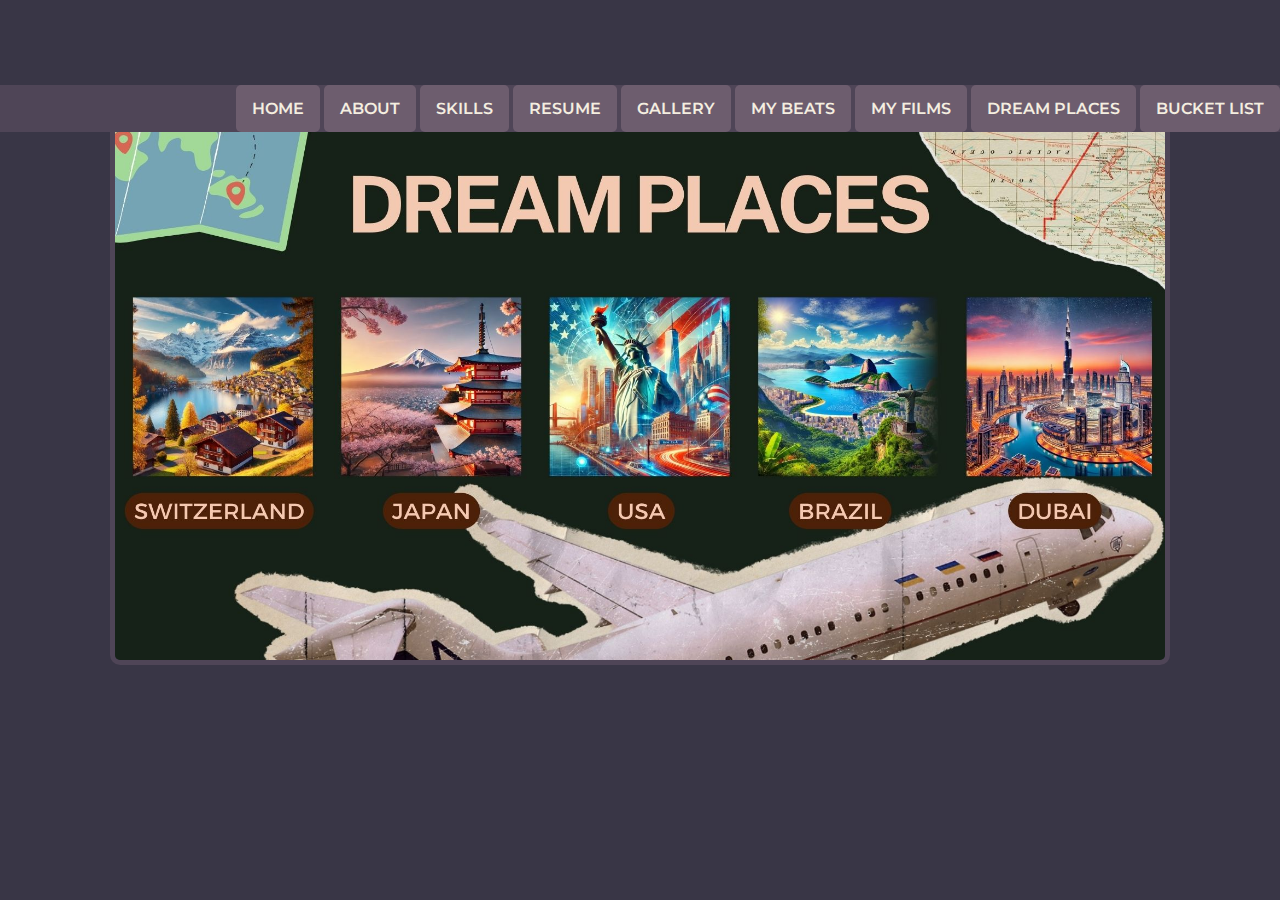
<file: places.html>
<!DOCTYPE html>
<html lang="en">
<head>
    <meta charset="UTF-8">
    <meta name="viewport" content="width=device-width, initial-scale=1">
    <title>Dream Places</title>
    <link rel="stylesheet" href="https://www.w3schools.com/w3css/5/w3.css">
    <link rel="stylesheet" href="https://fonts.googleapis.com/css?family=Lato">
    <link rel="stylesheet" href="https://cdnjs.cloudflare.com/ajax/libs/font-awesome/4.7.0/css/font-awesome.min.css">
    <link rel="stylesheet" href="https://fonts.googleapis.com/css?family=Montserrat:700">
    <style>

        /* Global Font Styles */
h1, h2, h3 {
    font-family: "Montserrat", sans-serif;
    font-weight: 700;
    color: #F4EEE0; /* Soft Beige for readability */
}

body {
    font-family: "Montserrat", sans-serif;
    background-color: #393646; /* Dark Base Background */
    color: #F4EEE0;
    margin: 0;
    padding: 0;
}

/* Navbar Styling */
.w3-top {
    position: fixed;
    width: 100%;
    z-index: 1000;
    text-align: right;
}

.w3-bar {
    background-color: #4F4557 !important; /* Elegant Dark Gray */
}

.w3-bar a {
    color: #F4EEE0 !important; /* Soft Beige Text */
    text-decoration: none;
    padding: 14px 16px;
    display: inline-block;
    transition: all 0.3s ease-in-out;
}

.w3-bar a:hover {
    background-color: #6D5D6E !important; /* Muted Purple for Hover Effect */
    color: #F4EEE0 !important;
}

/* Dropdown Styling */
.w3-dropdown-hover:hover .w3-dropdown-content {
    display: block;
}

.w3-dropdown-content {
    background-color: #6D5D6E !important; /* Muted Purple */
    position: absolute;
    min-width: 160px;
    display: none;
    box-shadow: 0px 8px 16px rgba(0,0,0,0.2);
    z-index: 1;
    border-radius: 5px;
}

.w3-dropdown-content a {
    color: #F4EEE0 !important;
    display: block;
    padding: 12px 16px;
    transition: all 0.3s ease-in-out;
}

.w3-dropdown-content a:hover {
    background-color: #4F4557 !important; /* Dark Gray Hover */
    color: #F4EEE0 !important;
}

/* Header Section */
header {
    background-color: #6D5D6E;
    color: #F4EEE0;
    padding: 50px 0;
    text-align: center;
    border-radius: 8px;
    margin-bottom: 30px;
}

/* Section Panels */
.w3-container {
    background-color: #4F4557; /* Dark Gray Panels */
    padding: 40px;
    border-radius: 8px;
    max-width: 85%;
    margin: 30px auto;
    box-shadow: 4px 4px 12px rgba(0, 0, 0, 0.1);
    color: #F4EEE0;
    text-align: center;
}

.w3-container p {
    text-align: justify;
    max-width: 800px;
    margin: 20px auto;
    font-size: 16px;
    line-height: 1.8;
}


/* Button Styling */
.w3-button {
    background-color: #6D5D6E !important; /* Muted Purple */
    color: #F4EEE0 !important;
    border-radius: 5px;
    padding: 10px 20px;
    transition: all 0.3s ease-in-out;
    font-weight: 600;
}

.w3-button:hover {
    background-color: #4F4557 !important; /* Dark Gray */
    color: #F4EEE0 !important;
    transform: translateY(-2px);
}

/* Responsive Design */
@media (max-width: 768px) {
    .w3-container {
        padding: 30px;
        max-width: 95%;
    }

    img {
        max-width: 90%;
    }
}



        body {font-family: "Montserrat", sans-serif;}

        img {
            border: 5px solid #4F4557;
            border-radius: 10px;
        }
    </style>
</head>
<body>
    <!-- Navbar -->
    <div class="w3-top">
        <div class="w3-bar w3-black w3-card">
            <a href="index.html" class="w3-bar-item w3-button w3-padding-large">HOME</a>
            <a href="aboutme.html" class="w3-bar-item w3-button w3-padding-large w3-hide-small">ABOUT</a>
            <a href="skills.html" class="w3-bar-item w3-button w3-padding-large w3-hide-small">SKILLS</a>
            <a href="resume.html" class="w3-bar-item w3-button w3-padding-large w3-hide-small">RESUME</a>
            <a href="gallery.html" class="w3-bar-item w3-button w3-padding-large w3-hide-small">GALLERY</a>          
            <a href="mybeats.html" class="w3-bar-item w3-button w3-padding-large w3-hide-small">MY BEATS</a>
            <a href="myfilms.html" class="w3-bar-item w3-button w3-padding-large w3-hide-small">MY FILMS</a>
            <a href="places.html" class="w3-bar-item w3-button w3-padding-large w3-hide-small">DREAM PLACES</a>
            <a href="bucketlist.html" class="w3-bar-item w3-button w3-padding-large w3-hide-small">BUCKET LIST</a>
        </div>
    </div>

    <div style="text-align: center; margin-top: 85px;">
    <img src="dreamplaces.jpg" alt="Dream Places" width="1050" height="570" usemap="#worldmap">
    </div>
    
    <map name="worldmap">
        <area shape="rect" coords="20,206,200,386" href="location1.html" alt="Location 1">
        <area shape="rect" coords="228,206,407,386" href="location2.html" alt="Location 2">
        <area shape="rect" coords="435,206,614,386" href="location3.html" alt="Location 3">
        <area shape="rect" coords="642,206,821,386" href="location4.html" alt="Location 4">
        <area shape="rect" coords="849,206,1032,386" href="location5.html" alt="Location 5">
        
    </map>
</body>
</html>
</file>
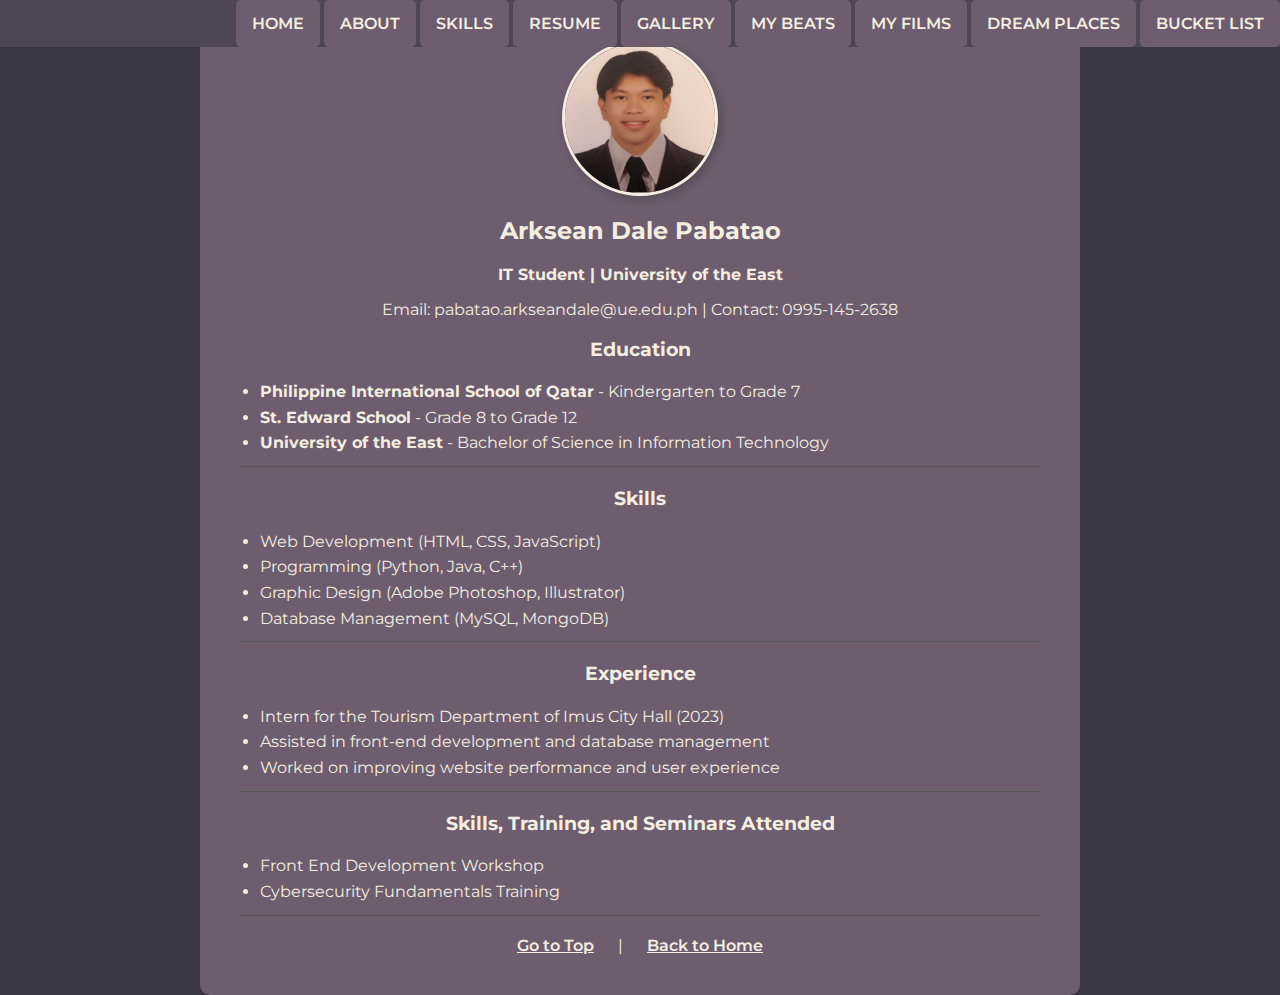
<file: resume.html>
<!DOCTYPE html>
<html lang="en">
<head>
    <meta charset="UTF-8">
    <meta name="viewport" content="width=device-width, initial-scale=1">
    <title>Resume - Arksean Dale Pabatao</title>
    <link rel="stylesheet" href="https://www.w3schools.com/w3css/5/w3.css">
    <link rel="stylesheet" href="https://fonts.googleapis.com/css?family=Lato">
    <link rel="stylesheet" href="https://cdnjs.cloudflare.com/ajax/libs/font-awesome/4.7.0/css/font-awesome.min.css">
    <link rel="stylesheet" href="index.css">
    <link rel="stylesheet" href="https://fonts.googleapis.com/css?family=Montserrat:700">
    <style>
        body {font-family: "Montserrat", sans-serif;}
        .resume-container {
            max-width: 800px;
            margin: auto;
            background: #6D5D6E;
            padding: 40px;
            border-radius: 10px;
            color: #F4EEE0;
        }
        .resume-section {
            margin-bottom: 20px;
            padding-bottom: 10px;
            border-bottom: 1px solid #555;
        }
        h2, h3 { text-align: center; color: #F4EEE0; }
        ul { margin: 0; padding-left: 20px; }
        li { line-height: 1.6; }
        .profile-img {
            display: block;
            margin: auto;
            width: 150px;
            height: 150px;
            border-radius: 50%;
            border: 3px solid #F4EEE0;
        }
        .footer {
            text-align: center;
            margin-top: 20px;
        }
    </style>
</head>
<body>
    <div class="w3-top">
        <div class="w3-bar w3-black w3-card">
            <a href="index.html" class="w3-bar-item w3-button w3-padding-large">HOME</a>
            <a href="aboutme.html" class="w3-bar-item w3-button w3-padding-large w3-hide-small">ABOUT</a>
            <a href="skills.html" class="w3-bar-item w3-button w3-padding-large w3-hide-small">SKILLS</a>
            <a href="resume.html" class="w3-bar-item w3-button w3-padding-large w3-hide-small">RESUME</a>
            <a href="gallery.html" class="w3-bar-item w3-button w3-padding-large w3-hide-small">GALLERY</a>          
            <a href="mybeats.html" class="w3-bar-item w3-button w3-padding-large w3-hide-small">MY BEATS</a>
            <a href="myfilms.html" class="w3-bar-item w3-button w3-padding-large w3-hide-small">MY FILMS</a>
            <a href="places.html" class="w3-bar-item w3-button w3-padding-large w3-hide-small">DREAM PLACES</a>
            <a href="bucketlist.html" class="w3-bar-item w3-button w3-padding-large w3-hide-small">BUCKET LIST</a>
        </div>
    </div>
    
    <div class="resume-container">
        <div class="profile-section">
            <img src="resumepic1.jpg" alt="Arksean Dale Pabatao" class="profile-img">
            <h2>Arksean Dale Pabatao</h2>
            <p style="text-align: center;"><strong>IT Student | University of the East</strong></p>
            <p style="text-align: center;">Email: pabatao.arkseandale@ue.edu.ph | Contact: 0995-145-2638</p>
        </div>

        <div class="resume-section">
            <h3>Education</h3>
            <ul>
                <li><strong>Philippine International School of Qatar</strong> - Kindergarten to Grade 7</li>
                <li><strong>St. Edward School</strong> - Grade 8 to Grade 12</li>
                <li><strong>University of the East</strong> - Bachelor of Science in Information Technology</li>
            </ul>
        </div>

        <div class="resume-section">
            <h3>Skills</h3>
            <ul>
                <li>Web Development (HTML, CSS, JavaScript)</li>
                <li>Programming (Python, Java, C++)</li>
                <li>Graphic Design (Adobe Photoshop, Illustrator)</li>
                <li>Database Management (MySQL, MongoDB)</li>
            </ul>
        </div>

        <div class="resume-section">
            <h3>Experience</h3>
            <ul>
                <li>Intern for the Tourism Department of Imus City Hall (2023)</li>
                <li>Assisted in front-end development and database management</li>
                <li>Worked on improving website performance and user experience</li>
            </ul>
        </div>

        <div class="resume-section">
            <h3>Skills, Training, and Seminars Attended</h3>
            <ul>
                <li>Front End Development Workshop</li>
                <li>Cybersecurity Fundamentals Training</li>
            </ul>
        </div>

        <div class="footer">
            <a href="#" class="w3-button">Go to Top</a> |
            <a href="index.html" class="w3-button">Back to Home</a>
        </div>
    </div>
</body>
</html>
</file>
<file: index.css>
/* Global Font Styles */
h1, h2, h3 {
    font-family: "Montserrat", sans-serif;
    font-weight: 700;
    color: #F4EEE0; /* Soft Beige for readability */
}

body {
    font-family: "Montserrat", sans-serif;
    background-color: #393646; /* Dark Base Background */
    color: #F4EEE0;
    margin: 0;
    padding: 0;
}

/* Navbar Styling */
.w3-top {
    position: fixed;
    width: 100%;
    z-index: 1000;
    text-align: right;
}

.w3-bar {
    background-color: #4F4557 !important; /* Elegant Dark Gray */
}

.w3-bar a {
    color: #F4EEE0 !important; /* Soft Beige Text */
    text-decoration: none;
    padding: 14px 16px;
    display: inline-block;
    transition: all 0.3s ease-in-out;
}

.w3-bar a:hover {
    background-color: #6D5D6E !important; /* Muted Purple for Hover Effect */
    color: #F4EEE0 !important;
}

/* Dropdown Styling */
.w3-dropdown-hover:hover .w3-dropdown-content {
    display: block;
}

.w3-dropdown-content {
    background-color: #6D5D6E !important; /* Muted Purple */
    position: absolute;
    min-width: 160px;
    display: none;
    box-shadow: 0px 8px 16px rgba(0,0,0,0.2);
    z-index: 1;
    border-radius: 5px;
}

.w3-dropdown-content a {
    color: #F4EEE0 !important;
    display: block;
    padding: 12px 16px;
    transition: all 0.3s ease-in-out;
}

.w3-dropdown-content a:hover {
    background-color: #4F4557 !important; /* Dark Gray Hover */
    color: #F4EEE0 !important;
}

/* Header Section */
header {
    background-color: #6D5D6E;
    color: #F4EEE0;
    padding: 50px 0;
    text-align: center;
    border-radius: 8px;
    margin-bottom: 30px;
}

/* Section Panels */
.w3-container {
    background-color: #4F4557; /* Dark Gray Panels */
    padding: 40px;
    border-radius: 8px;
    max-width: 85%;
    margin: 30px auto;
    box-shadow: 4px 4px 12px rgba(0, 0, 0, 0.1);
    color: #F4EEE0;
    text-align: center;
}

.w3-container p {
    text-align: justify;
    max-width: 800px;
    margin: 20px auto;
    font-size: 16px;
    line-height: 1.8;
}

/* Image Styling */
img {
    border-radius: 10px;
    box-shadow: 3px 3px 10px rgba(0, 0, 0, 0.2);
    margin: 10px;
    transition: transform 0.3s ease-in-out;
    max-width: 100%;
}

img:hover {
    transform: scale(1.05);
}

/* Button Styling */
.w3-button {
    background-color: #6D5D6E !important; /* Muted Purple */
    color: #F4EEE0 !important;
    border-radius: 5px;
    padding: 10px 20px;
    transition: all 0.3s ease-in-out;
    font-weight: 600;
}

.w3-button:hover {
    background-color: #4F4557 !important; /* Dark Gray */
    color: #F4EEE0 !important;
    transform: translateY(-2px);
}

/* Responsive Design */
@media (max-width: 768px) {
    .w3-container {
        padding: 30px;
        max-width: 95%;
    }

    img {
        max-width: 90%;
    }
}

/* Video Section */
.video-container {
    width: 100%;
    max-width: 600px; /* Further reduced max-width */
    margin: 15px auto;
    border-radius: 10px;
    overflow: hidden;
}

video {
    width: 100%;
    border-radius: 10px;
}
</file>
<file: aboutme.css>
/* Global Font Styles */
h1, h2, h3 {
    font-family: "Montserrat", sans-serif;
    font-weight: 700;
    color: #F4EEE0; /* Soft Beige for readability */
}

body {
    font-family: "Helvetica", sans-serif; /* Set body text to Helvetica */
    background-color: #393646; /* Dark Base Background */
    color: #F4EEE0;
    margin: 0;
    padding: 0;
}

/* Navbar Styling */
.w3-top {
    position: fixed;
    width: 100%;
    z-index: 1000;
}

.w3-bar {
    font-family: "Montserrat", sans-serif; /* Set Navbar text to Montserrat */
    background-color: #4F4557 !important; /* Elegant Dark Gray */
}

.w3-bar a {
    color: #F4EEE0 !important; /* Soft Beige Text */
    text-decoration: none;
    padding: 14px 16px;
    display: inline-block;
    transition: all 0.3s ease-in-out;
}

.w3-bar a:hover {
    background-color: #6D5D6E !important; /* Muted Purple for Hover Effect */
    color: #F4EEE0 !important;
}

/* Dropdown Styling */
.w3-dropdown-hover:hover .w3-dropdown-content {
    display: block;
}

.w3-dropdown-content {
    background-color: #6D5D6E !important; /* Muted Purple */
    position: absolute;
    min-width: 160px;
    display: none;
    box-shadow: 0px 8px 16px rgba(0,0,0,0.2);
    z-index: 1;
    border-radius: 5px;
}

.w3-dropdown-content a {
    color: #F4EEE0 !important;
    display: block;
    padding: 12px 16px;
    transition: all 0.3s ease-in-out;
}

.w3-dropdown-content a:hover {
    background-color: #4F4557 !important; /* Dark Gray Hover */
    color: #F4EEE0 !important;
}

/* Header Section (About Me Panel) */
header {
    font-family: "Montserrat", sans-serif; /* Keep headers in Montserrat */
    background-color: #6D5D6E;
    color: #F4EEE0;
    padding: 50px 0;
    text-align: center;
    border-radius: 8px;
    margin-bottom: 30px;
    box-shadow: 4px 4px 12px rgba(0, 0, 0, 0.2);
}

/* Section Panels (Consistent Styling with About Me Panel) */
.section {
    background-color: #4F4557; /* Dark Gray Panels */
    padding: 40px;
    border-radius: 8px;
    max-width: 85%;
    margin: 30px auto;
    box-shadow: 4px 4px 12px rgba(0, 0, 0, 0.1);
    color: #F4EEE0;
    text-align: center;
}

/* Individual Panels */
.childhood {
    background-color: #6D5D6E; /* Muted Purple */
}

.teenage {
    background-color: #5A4D5D; /* Slightly Darker Purple */
}

.college {
    background-color: #4F4557; /* Dark Gray */
}

/* Paragraph Styling */
.section p {
    font-family: "Helvetica", sans-serif; /* Ensure paragraphs use Helvetica */
    text-align: justify; /* Justified text */
    max-width: 800px;
    margin: 20px auto;
    font-size: 16px;
    line-height: 1.8;
}

/* Ensure White Text for Specific Sections */
.childhood p, .teenage p, .college p {
    color: #FFFFFF !important; /* Force White Text */
}

/* Image Styling */
.section img {
    border-radius: 10px;
    box-shadow: 3px 3px 10px rgba(0, 0, 0, 0.2);
    margin: 20px;
    transition: transform 0.3s ease-in-out;
    max-width: 100%;
}

.section img:hover {
    transform: scale(1.05);
}

/* Button Styling */
.w3-button {
    font-family: "Montserrat", sans-serif; /* Keep buttons in Montserrat */
    background-color: #6D5D6E !important; /* Muted Purple */
    color: #F4EEE0 !important;
    border-radius: 5px;
    padding: 10px 20px;
    transition: all 0.3s ease-in-out;
    font-weight: 600;
}

.w3-button:hover {
    background-color: #4F4557 !important; /* Dark Gray */
    color: #F4EEE0 !important;
    transform: translateY(-2px);
}

/* Footer */
footer {
    background-color: #222;
    color: #F4EEE0;
    padding: 20px 0;
    text-align: center;
    font-size: 14px;
}

/* Responsive Design */
@media (max-width: 768px) {
    .section {
        padding: 30px;
        max-width: 95%;
    }

    img {
        max-width: 90%;
    }
}

.childhood, 
.teenage, 
.college {
    color: #FFFFFF !important; /* Force White Text */
}

h1, h2 {
    color: #F4EEE0 !important;
}
</file>
